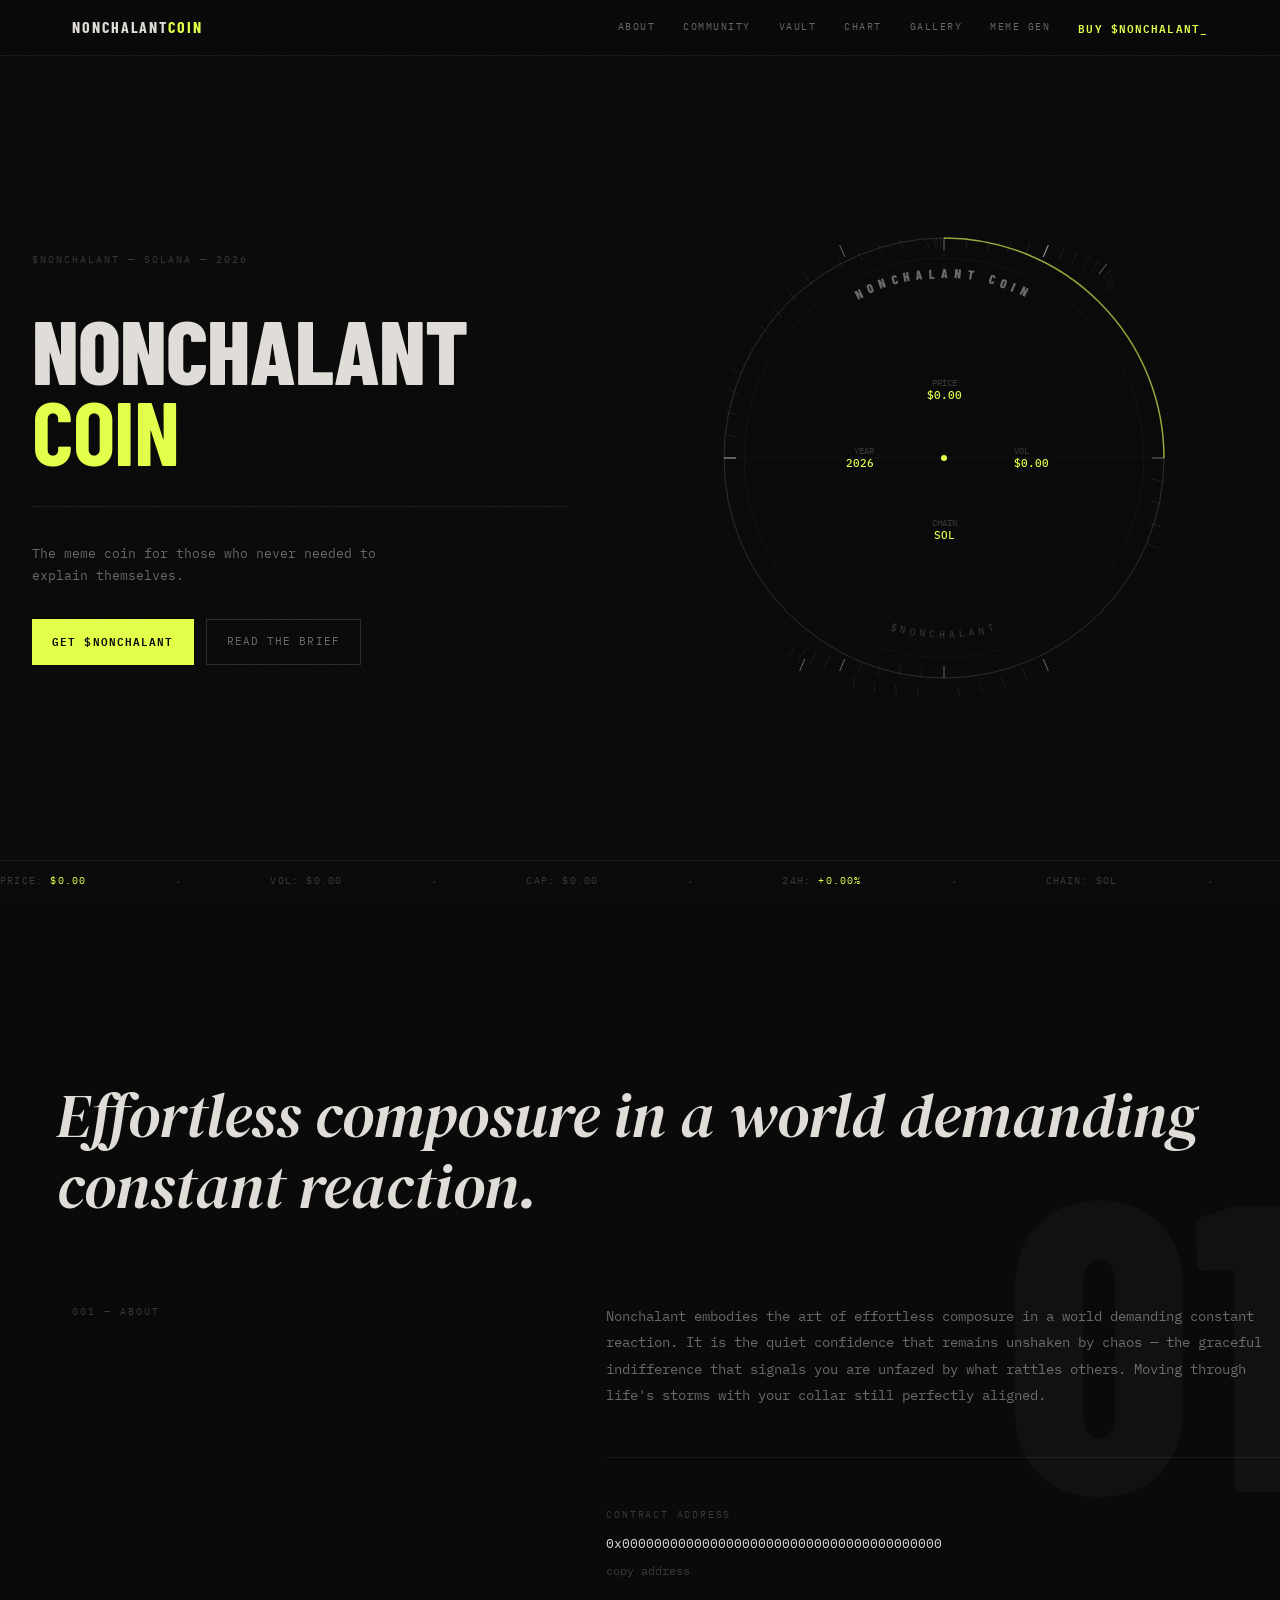
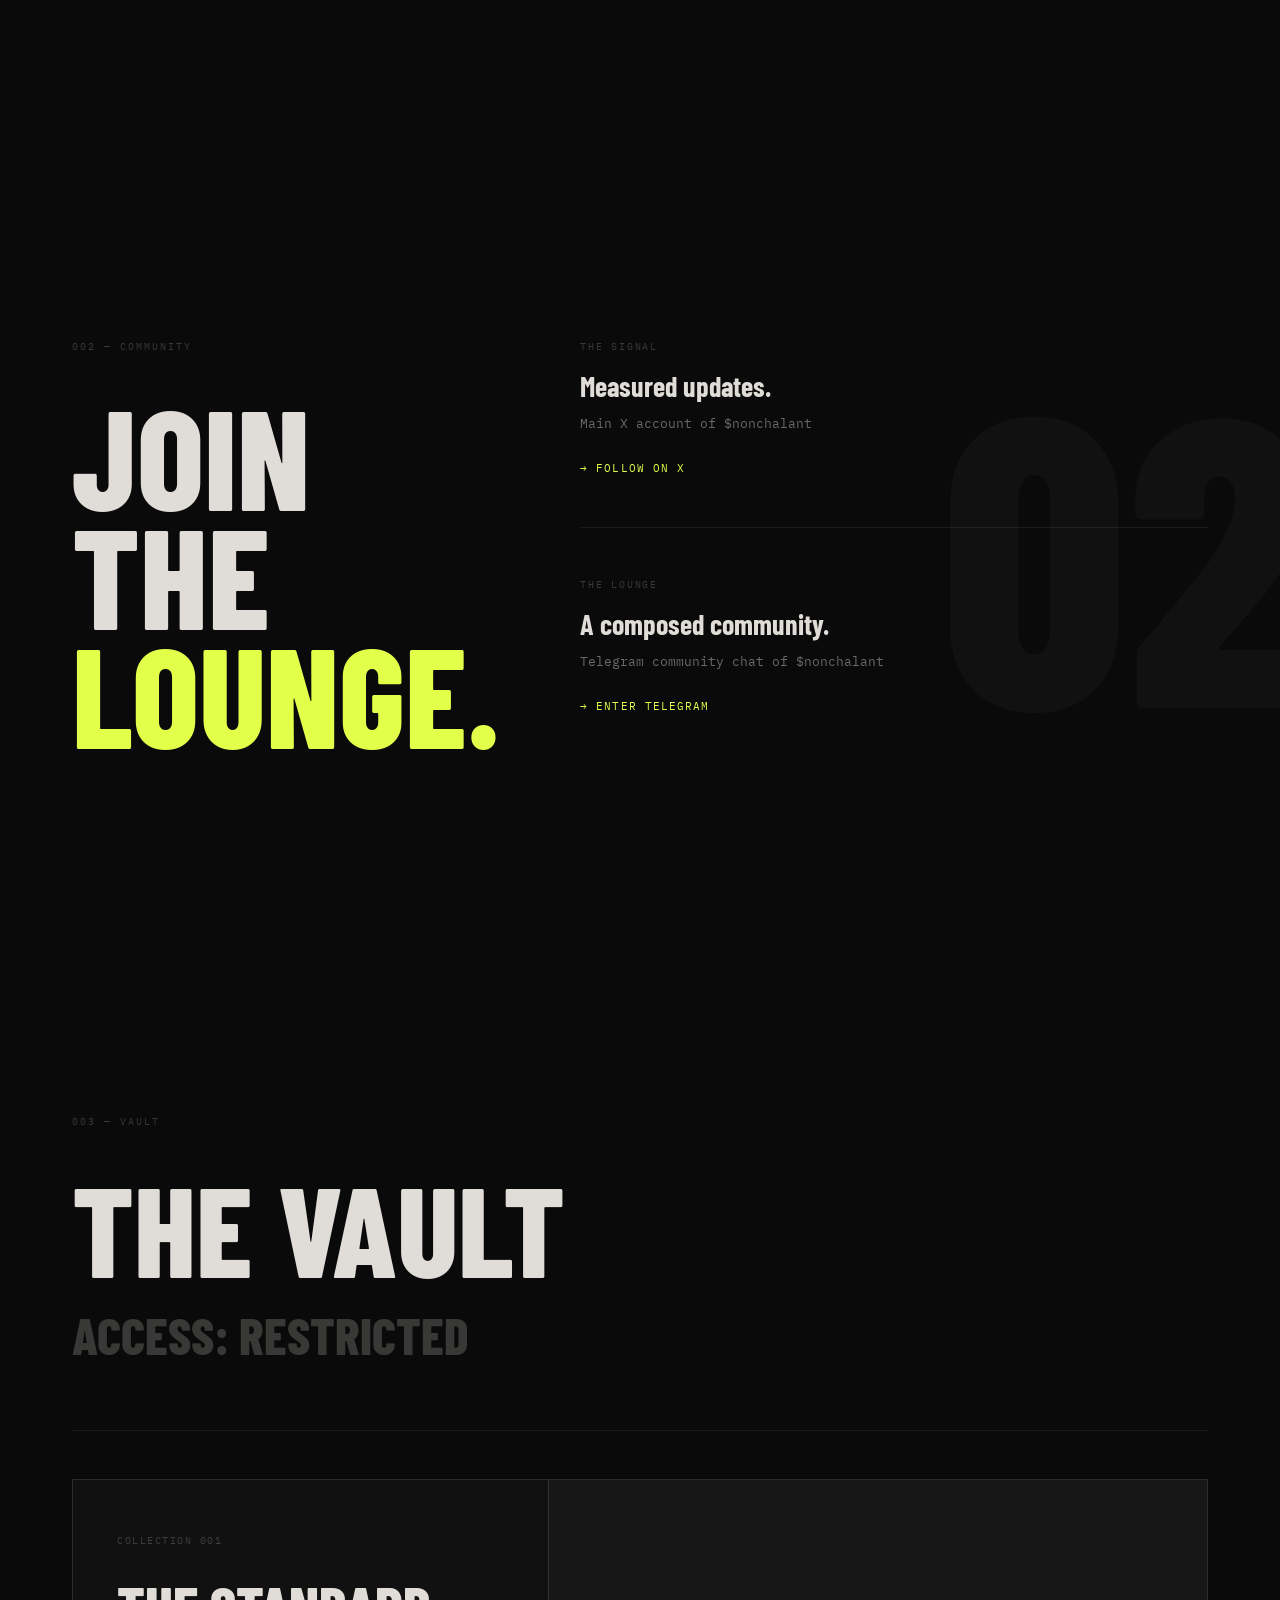
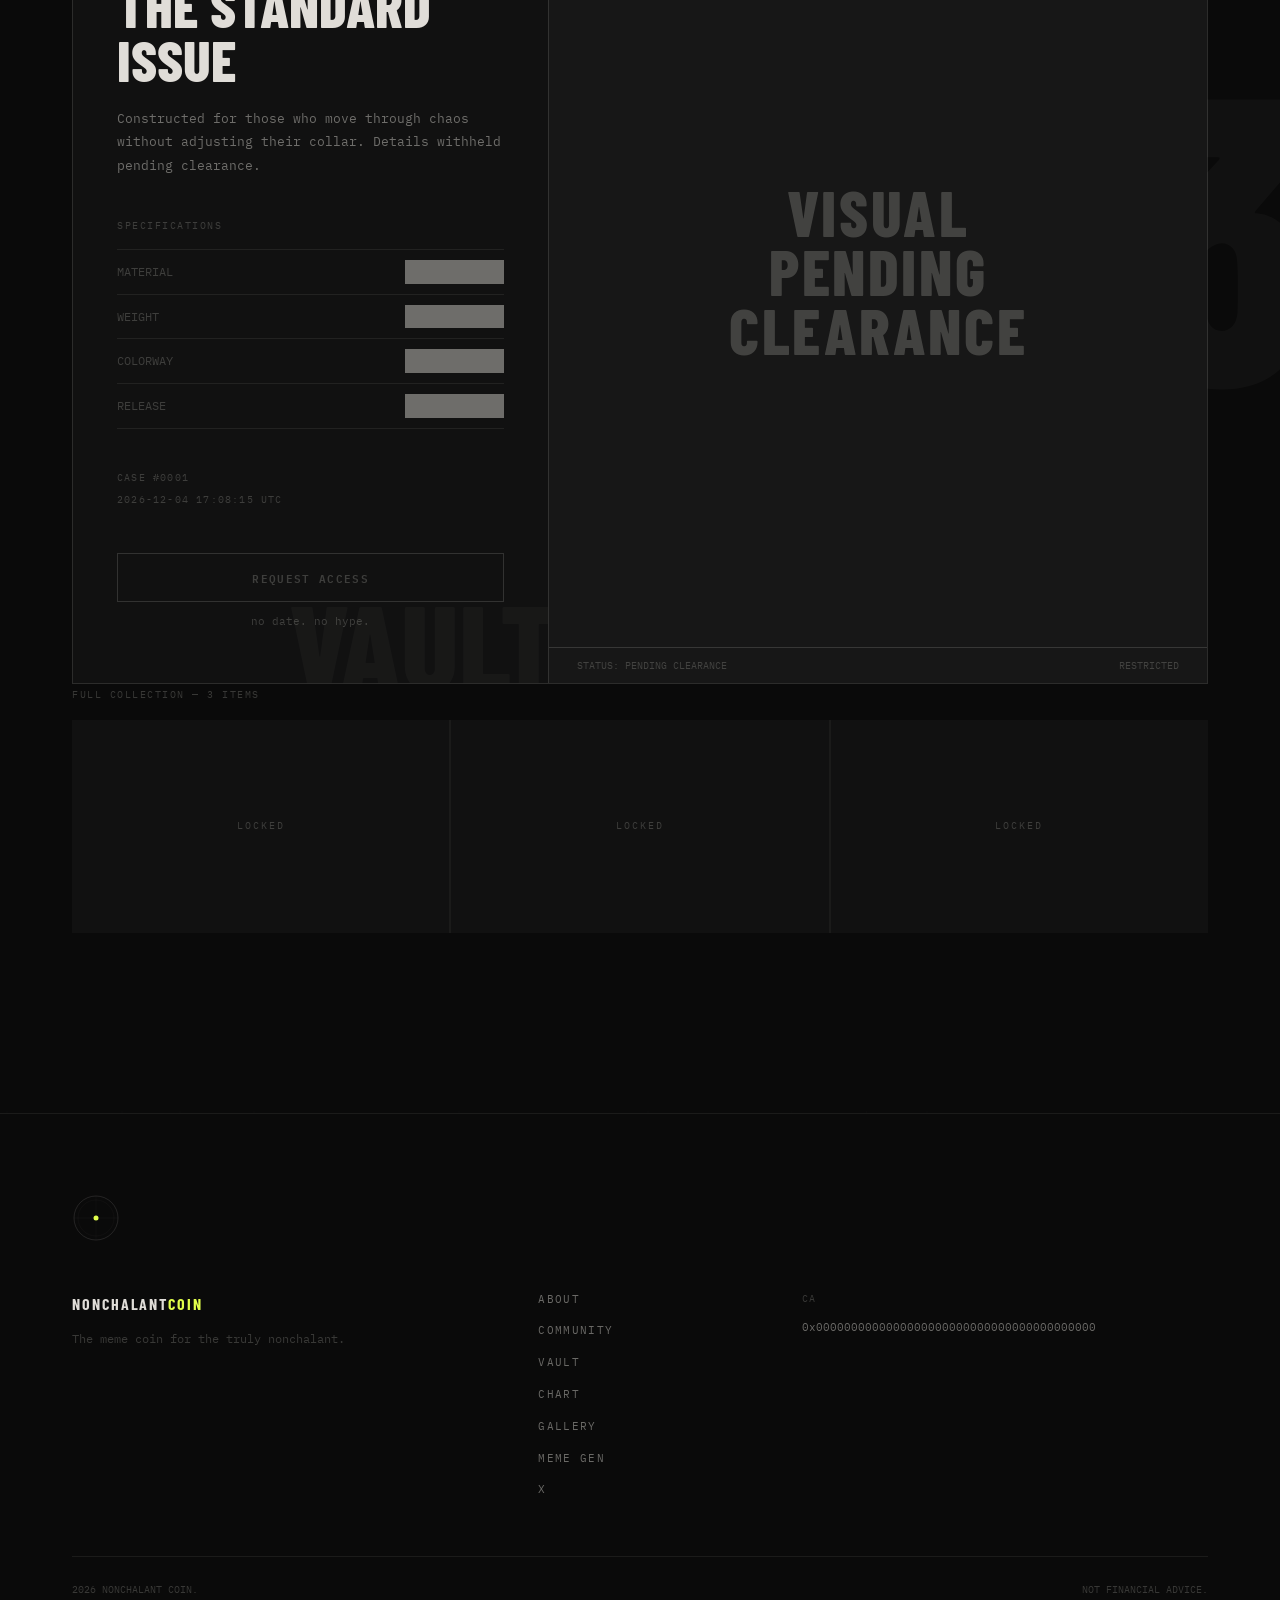
<file: index.html>
<!DOCTYPE html>
<html lang="en">
<head>
  <meta charset="UTF-8">
  <meta name="viewport" content="width=device-width, initial-scale=1.0">
  <meta name="description" content="The meme coin for the truly nonchalant.">
  <meta property="og:title" content="Nonchalant Coin — $NONCHALANT">
  <meta property="og:description" content="The meme coin for those who never needed to explain themselves.">
  <title>NONCHALANT COIN — $NONCHALANT</title>
  <!--
    ============================================================
    FAVICON SETUP — READ THIS
    ============================================================
    1. Go to: https://realfavicongenerator.net
    2. Upload your logo/image (min 512x512px recommended, square)
    3. Download the generated favicon package
    4. Place all files in the ROOT of your website folder
       (same folder as index.html)
    5. The generator will give you exact <link> tags to paste here
       — replace the placeholder links below with those.
    ============================================================
  -->
  <!-- FAVICON -->
  <link rel="icon" type="image/svg+xml" href="favicon.svg">
  <link rel="icon" type="image/png" sizes="96x96" href="favicon-96x96.png">
  <link rel="shortcut icon" href="favicon.ico">
  <link rel="apple-touch-icon" sizes="180x180" href="apple-touch-icon.png">
  <link rel="manifest" href="site.webmanifest">
  <link rel="preconnect" href="https://fonts.googleapis.com">
  <link rel="preconnect" href="https://fonts.gstatic.com" crossorigin>
  <link href="https://fonts.googleapis.com/css2?family=Barlow+Condensed:wght@700;800&family=DM+Serif+Display:ital@1&family=IBM+Plex+Mono:wght@400;500;600&display=swap" rel="stylesheet">
  <link rel="stylesheet" href="styles.css">
</head>
<body>

  <!-- NAV -->
  <nav class="navbar">
    <div class="navbar-inner">
      <a href="#" class="logo-link">
        <span class="logo-name">NONCHALANT</span><span class="logo-coin">COIN</span>
      </a>
      <div class="nav-links">
        <a href="#about" class="nav-link">ABOUT</a>
        <a href="#community" class="nav-link">COMMUNITY</a>
        <a href="#vault" class="nav-link">VAULT</a>
        <a href="chart.html" class="nav-link">CHART</a>
        <a href="gallery.html" class="nav-link">GALLERY</a>
        <a href="#" class="nav-link meme-trigger">MEME GEN</a>
        <a href="#" class="nav-cta">BUY $NONCHALANT<span class="blink">_</span></a>
      </div>
      <button class="hamburger" aria-label="Open menu">
        <span></span>
        <span></span>
        <span></span>
      </button>
    </div>
  </nav>

  <div class="nav-overlay">
    <button class="nav-overlay-close">CLOSE</button>
    <a href="#about" class="nav-overlay-link">ABOUT</a>
    <a href="#community" class="nav-overlay-link">COMMUNITY</a>
    <a href="#vault" class="nav-overlay-link">VAULT</a>
    <a href="chart.html" class="nav-overlay-link">CHART</a>
    <a href="gallery.html" class="nav-overlay-link">GALLERY</a>
    <a href="#" class="nav-overlay-link meme-trigger">MEME GEN</a>
    <div class="overlay-cta">
      <a href="#" class="nav-cta">BUY $NONCHALANT<span class="blink">_</span></a>
    </div>
  </div>

  <!-- HERO -->
  <section class="hero">
    <div class="particles" id="heroParticles"></div>
    <div class="hero-grid">
      <div class="hero-left">
        <p class="hero-label sr" data-delay="0">$NONCHALANT — SOLANA — 2026</p>
        <h1 class="hero-name sr" data-delay="80">NONCHALANT</h1>
        <p class="hero-sub-name sr" data-delay="160">COIN</p>
        <hr class="hero-rule sr" data-delay="240">
        <p class="hero-desc sr" data-delay="240">The meme coin for those who never needed to explain themselves.</p>
        <div class="hero-buttons sr" data-delay="320">
          <a href="#" class="btn-primary">GET $NONCHALANT</a>
          <a href="#about" class="btn-secondary">READ THE BRIEF</a>
        </div>
      </div>
      <div class="hero-right">
        <!-- THE DIAL SVG -->
        <svg class="dial-svg sr" data-delay="160" width="480" height="480" viewBox="0 0 480 480" xmlns="http://www.w3.org/2000/svg" aria-hidden="true">
          <defs>
            <path id="top-arc" d="M 60,240 A 180,180 0 0,1 420,240" fill="none"/>
            <path id="bottom-arc" d="M 60,240 A 180,180 0 0,0 420,240" fill="none"/>
          </defs>

          <!-- Outer ring -->
          <circle cx="240" cy="240" r="220" fill="none" stroke="rgba(224,221,216,0.16)" stroke-width="1"/>
          <!-- Inner ring -->
          <circle cx="240" cy="240" r="200" fill="none" stroke="rgba(224,221,216,0.08)" stroke-width="0.5"/>

          <!-- Tick marks group (rotates slowly) -->
          <g id="tick-ring">
            <!-- i=0 angle=0deg -->
            <line x1="240.00" y1="20.00" x2="240.00" y2="32.00" stroke="rgba(224,221,216,0.45)" stroke-width="1"/>
            <!-- i=1 angle=6deg -->
            <line x1="262.91" y1="20.29" x2="261.79" y2="32.26" stroke="rgba(224,221,216,0.16)" stroke-width="0.5"/>
            <!-- i=2 angle=12deg -->
            <line x1="285.31" y1="21.15" x2="283.08" y2="33.06" stroke="rgba(224,221,216,0.16)" stroke-width="0.5"/>
            <!-- i=3 angle=18deg -->
            <line x1="306.68" y1="22.58" x2="303.39" y2="34.37" stroke="rgba(224,221,216,0.16)" stroke-width="0.5"/>
            <!-- i=4 angle=24deg -->
            <line x1="326.51" y1="24.55" x2="322.24" y2="36.17" stroke="rgba(224,221,216,0.16)" stroke-width="0.5"/>
            <!-- i=5 angle=30deg (major) -->
            <line x1="344.33" y1="27.00" x2="339.20" y2="39.00" stroke="rgba(224,221,216,0.45)" stroke-width="1"/>
            <!-- i=6 angle=36deg -->
            <line x1="360.21" y1="29.95" x2="354.38" y2="41.75" stroke="rgba(224,221,216,0.16)" stroke-width="0.5"/>
            <!-- i=7 angle=42deg -->
            <line x1="374.11" y1="33.38" x2="367.72" y2="44.90" stroke="rgba(224,221,216,0.16)" stroke-width="0.5"/>
            <!-- i=8 angle=48deg -->
            <line x1="385.87" y1="37.22" x2="378.99" y2="48.34" stroke="rgba(224,221,216,0.16)" stroke-width="0.5"/>
            <!-- i=9 angle=54deg -->
            <line x1="395.40" y1="41.49" x2="388.09" y2="52.16" stroke="rgba(224,221,216,0.16)" stroke-width="0.5"/>
            <!-- i=10 angle=60deg (major) -->
            <line x1="402.58" y1="46.15" x2="394.94" y2="56.15" stroke="rgba(224,221,216,0.45)" stroke-width="1"/>
            <!-- i=11 angle=66deg -->
            <line x1="407.42" y1="51.13" x2="399.53" y2="60.36" stroke="rgba(224,221,216,0.16)" stroke-width="0.5"/>
            <!-- i=12 angle=72deg -->
            <line x1="409.96" y1="56.35" x2="401.93" y2="64.74" stroke="rgba(224,221,216,0.16)" stroke-width="0.5"/>
            <!-- i=13 angle=78deg -->
            <line x1="410.33" y1="61.73" x2="402.27" y2="69.21" stroke="rgba(224,221,216,0.16)" stroke-width="0.5"/>
            <!-- i=14 angle=84deg -->
            <line x1="408.64" y1="67.16" x2="400.66" y2="73.65" stroke="rgba(224,221,216,0.16)" stroke-width="0.5"/>
            <!-- i=15 angle=90deg (major) -->
            <line x1="460.00" y1="240.00" x2="448.00" y2="240.00" stroke="rgba(224,221,216,0.45)" stroke-width="1"/>
            <!-- i=16 angle=96deg -->
            <line x1="459.65" y1="263.23" x2="447.71" y2="261.05" stroke="rgba(224,221,216,0.16)" stroke-width="0.5"/>
            <!-- i=17 angle=102deg -->
            <line x1="458.61" y1="286.24" x2="446.83" y2="282.97" stroke="rgba(224,221,216,0.16)" stroke-width="0.5"/>
            <!-- i=18 angle=108deg -->
            <line x1="456.91" y1="308.82" x2="445.35" y2="304.49" stroke="rgba(224,221,216,0.16)" stroke-width="0.5"/>
            <!-- i=19 angle=114deg -->
            <line x1="454.59" y1="330.76" x2="443.32" y2="325.42" stroke="rgba(224,221,216,0.16)" stroke-width="0.5"/>
            <!-- i=20 angle=120deg (major) -->
            <line x1="344.33" y1="453.00" x2="339.20" y2="441.00" stroke="rgba(224,221,216,0.45)" stroke-width="1"/>
            <!-- i=21 angle=126deg -->
            <line x1="323.06" y1="461.92" x2="318.48" y2="450.25" stroke="rgba(224,221,216,0.16)" stroke-width="0.5"/>
            <!-- i=22 angle=132deg -->
            <line x1="301.03" y1="469.14" x2="297.05" y2="457.82" stroke="rgba(224,221,216,0.16)" stroke-width="0.5"/>
            <!-- i=23 angle=138deg -->
            <line x1="278.51" y1="474.57" x2="275.19" y2="463.64" stroke="rgba(224,221,216,0.16)" stroke-width="0.5"/>
            <!-- i=24 angle=144deg -->
            <line x1="255.74" y1="478.16" x2="253.12" y2="467.61" stroke="rgba(224,221,216,0.16)" stroke-width="0.5"/>
            <!-- i=25 angle=150deg (major) -->
            <line x1="135.67" y1="453.00" x2="140.80" y2="441.00" stroke="rgba(224,221,216,0.45)" stroke-width="1"/>
            <!-- i=26 angle=156deg -->
            <line x1="214.95" y1="478.62" x2="213.03" y2="468.14" stroke="rgba(224,221,216,0.16)" stroke-width="0.5"/>
            <!-- i=27 angle=162deg -->
            <line x1="192.52" y1="477.22" x2="191.32" y2="466.81" stroke="rgba(224,221,216,0.16)" stroke-width="0.5"/>
            <!-- i=28 angle=168deg -->
            <line x1="170.63" y1="473.96" x2="170.22" y2="463.62" stroke="rgba(224,221,216,0.16)" stroke-width="0.5"/>
            <!-- i=29 angle=174deg -->
            <line x1="149.57" y1="468.90" x2="150.00" y2="458.67" stroke="rgba(224,221,216,0.16)" stroke-width="0.5"/>
            <!-- i=30 angle=180deg (major) -->
            <line x1="240.00" y1="460.00" x2="240.00" y2="448.00" stroke="rgba(224,221,216,0.45)" stroke-width="1"/>
            <!-- i=31 angle=186deg -->
            <line x1="217.09" y1="459.71" x2="218.21" y2="447.74" stroke="rgba(224,221,216,0.16)" stroke-width="0.5"/>
            <!-- i=32 angle=192deg -->
            <line x1="194.69" y1="458.85" x2="196.92" y2="446.94" stroke="rgba(224,221,216,0.16)" stroke-width="0.5"/>
            <!-- i=33 angle=198deg -->
            <line x1="173.32" y1="457.42" x2="176.61" y2="445.63" stroke="rgba(224,221,216,0.16)" stroke-width="0.5"/>
            <!-- i=34 angle=204deg -->
            <line x1="153.49" y1="455.45" x2="157.76" y2="443.83" stroke="rgba(224,221,216,0.16)" stroke-width="0.5"/>
            <!-- i=35 angle=210deg (major) -->
            <line x1="95.67" y1="453.00" x2="100.80" y2="441.00" stroke="rgba(224,221,216,0.45)" stroke-width="1"/>
            <!-- i=36 angle=216deg -->
            <line x1="119.79" y1="450.05" x2="125.62" y2="438.25" stroke="rgba(224,221,216,0.16)" stroke-width="0.5"/>
            <!-- i=37 angle=222deg -->
            <line x1="105.89" y1="446.62" x2="112.28" y2="435.10" stroke="rgba(224,221,216,0.16)" stroke-width="0.5"/>
            <!-- i=38 angle=228deg -->
            <line x1="94.13" y1="442.78" x2="101.01" y2="431.66" stroke="rgba(224,221,216,0.16)" stroke-width="0.5"/>
            <!-- i=39 angle=234deg -->
            <line x1="84.60" y1="438.51" x2="91.91" y2="427.84" stroke="rgba(224,221,216,0.16)" stroke-width="0.5"/>
            <!-- i=40 angle=240deg (major) -->
            <line x1="20.00" y1="240.00" x2="32.00" y2="240.00" stroke="rgba(224,221,216,0.45)" stroke-width="1"/>
            <!-- i=41 angle=246deg -->
            <line x1="20.35" y1="216.77" x2="32.29" y2="218.95" stroke="rgba(224,221,216,0.16)" stroke-width="0.5"/>
            <!-- i=42 angle=252deg -->
            <line x1="21.39" y1="193.76" x2="33.17" y2="197.03" stroke="rgba(224,221,216,0.16)" stroke-width="0.5"/>
            <!-- i=43 angle=258deg -->
            <line x1="23.09" y1="171.18" x2="34.65" y2="175.51" stroke="rgba(224,221,216,0.16)" stroke-width="0.5"/>
            <!-- i=44 angle=264deg -->
            <line x1="25.41" y1="149.24" x2="36.68" y2="154.58" stroke="rgba(224,221,216,0.16)" stroke-width="0.5"/>
            <!-- i=45 angle=270deg (major) -->
            <line x1="20.00" y1="240.00" x2="32.00" y2="240.00" stroke="rgba(224,221,216,0.45)" stroke-width="1"/>
            <!-- i=46 angle=276deg -->
            <line x1="57.42" y1="108.08" x2="65.47" y2="117.75" stroke="rgba(224,221,216,0.16)" stroke-width="0.5"/>
            <!-- i=47 angle=282deg -->
            <line x1="68.97" y1="88.86" x2="77.86" y2="99.64" stroke="rgba(224,221,216,0.16)" stroke-width="0.5"/>
            <!-- i=48 angle=288deg -->
            <line x1="82.58" y1="70.84" x2="92.23" y2="82.48" stroke="rgba(224,221,216,0.16)" stroke-width="0.5"/>
            <!-- i=49 angle=294deg -->
            <line x1="98.04" y1="54.35" x2="108.35" y2="66.68" stroke="rgba(224,221,216,0.16)" stroke-width="0.5"/>
            <!-- i=50 angle=300deg (major) -->
            <line x1="135.67" y1="27.00" x2="140.80" y2="39.00" stroke="rgba(224,221,216,0.45)" stroke-width="1"/>
            <!-- i=51 angle=306deg -->
            <line x1="133.49" y1="38.08" x2="138.38" y2="49.75" stroke="rgba(224,221,216,0.16)" stroke-width="0.5"/>
            <!-- i=52 angle=312deg -->
            <line x1="152.58" y1="30.86" x2="157.72" y2="42.18" stroke="rgba(224,221,216,0.16)" stroke-width="0.5"/>
            <!-- i=53 angle=318deg -->
            <line x1="173.02" y1="25.43" x2="178.81" y2="36.36" stroke="rgba(224,221,216,0.16)" stroke-width="0.5"/>
            <!-- i=54 angle=324deg -->
            <line x1="194.41" y1="21.84" x2="200.88" y2="32.39" stroke="rgba(224,221,216,0.16)" stroke-width="0.5"/>
            <!-- i=55 angle=330deg (major) -->
            <line x1="344.33" y1="27.00" x2="339.20" y2="39.00" stroke="rgba(224,221,216,0.45)" stroke-width="1"/>
            <!-- i=56 angle=336deg -->
            <line x1="218.91" y1="20.27" x2="225.97" y2="30.34" stroke="rgba(224,221,216,0.16)" stroke-width="0.5"/>
            <!-- i=57 angle=342deg -->
            <line x1="230.04" y1="20.04" x2="231.45" y2="30.14" stroke="rgba(224,221,216,0.16)" stroke-width="0.5"/>
            <!-- i=58 angle=348deg -->
            <line x1="232.72" y1="20.06" x2="233.85" y2="30.09" stroke="rgba(224,221,216,0.16)" stroke-width="0.5"/>
            <!-- i=59 angle=354deg -->
            <line x1="236.35" y1="20.01" x2="237.25" y2="30.04" stroke="rgba(224,221,216,0.16)" stroke-width="0.5"/>
          </g>

          <!-- Crosshair lines -->
          <line x1="20" y1="240" x2="460" y2="240" stroke="rgba(224,221,216,0.08)" stroke-width="0.5"/>
          <line x1="240" y1="20" x2="240" y2="460" stroke="rgba(224,221,216,0.08)" stroke-width="0.5"/>

          <!-- Cardinal data labels -->
          <!-- 12 o'clock -->
          <text x="240" y="168" text-anchor="middle" font-family="'IBM Plex Mono', monospace" font-size="9" fill="rgba(224,221,216,0.22)">PRICE</text>
          <text x="240" y="181" text-anchor="middle" font-family="'IBM Plex Mono', monospace" font-size="11" font-weight="500" fill="#E2FF4A" data-live="price">$0.00</text>
          <!-- 3 o'clock -->
          <text x="310" y="236" text-anchor="start" font-family="'IBM Plex Mono', monospace" font-size="9" fill="rgba(224,221,216,0.22)">VOL</text>
          <text x="310" y="249" text-anchor="start" font-family="'IBM Plex Mono', monospace" font-size="11" font-weight="500" fill="#E2FF4A" data-live="vol">$0.00</text>
          <!-- 6 o'clock -->
          <text x="240" y="308" text-anchor="middle" font-family="'IBM Plex Mono', monospace" font-size="9" fill="rgba(224,221,216,0.22)">CHAIN</text>
          <text x="240" y="321" text-anchor="middle" font-family="'IBM Plex Mono', monospace" font-size="11" font-weight="500" fill="#E2FF4A">SOL</text>
          <!-- 9 o'clock -->
          <text x="170" y="236" text-anchor="end" font-family="'IBM Plex Mono', monospace" font-size="9" fill="rgba(224,221,216,0.22)">YEAR</text>
          <text x="170" y="249" text-anchor="end" font-family="'IBM Plex Mono', monospace" font-size="11" font-weight="500" fill="#E2FF4A">2026</text>

          <!-- Arc text NONCHALANT COIN top -->
          <text>
            <textPath href="#top-arc" startOffset="50%" text-anchor="middle"
              font-family="'Barlow Condensed', sans-serif" font-weight="800" font-size="13"
              letter-spacing="6" fill="rgba(224,221,216,0.45)">NONCHALANT COIN</textPath>
          </text>

          <!-- Arc text $NONCHALANT bottom -->
          <text>
            <textPath href="#bottom-arc" startOffset="50%" text-anchor="middle"
              font-family="'IBM Plex Mono', monospace" font-weight="400" font-size="10"
              letter-spacing="4" fill="rgba(224,221,216,0.22)">$NONCHALANT</textPath>
          </text>

          <!-- Accent arc segment (12 o'clock to 3 o'clock) -->
          <path d="M 240,20 A 220,220 0 0,1 460,240" fill="none" stroke="#E2FF4A" stroke-width="1.5" opacity="0.6"/>

          <!-- Center dot -->
          <circle cx="240" cy="240" r="3" fill="#E2FF4A"/>
        </svg>
      </div>
    </div>
    <!-- Ticker bar -->
    <div class="hero-ticker">
      <div class="ticker-wrap">
        <div class="ticker-track">
          <span class="ticker-item">PRICE: <span class="ticker-accent" data-live="price">$0.00</span></span>
          <span class="ticker-sep">·</span>
          <span class="ticker-item">VOL: <span data-live="vol">$0.00</span></span>
          <span class="ticker-sep">·</span>
          <span class="ticker-item">CAP: <span data-live="cap">$0.00</span></span>
          <span class="ticker-sep">·</span>
          <span class="ticker-item">24H: <span data-live="change">0.00%</span></span>
          <span class="ticker-sep">·</span>
          <span class="ticker-item">CHAIN: SOL</span>
          <span class="ticker-sep">·</span>
          <span class="ticker-item">SUPPLY: 1,000,000,000</span>
          <span class="ticker-sep">·</span>
          <span class="ticker-item">STATUS: <span class="ticker-accent">LIVE</span></span>
          <span class="ticker-sep">·</span>
          <span class="ticker-item">TICKER: $NONCHALANT</span>
          <span class="ticker-sep">·</span>
          <span class="ticker-item">PRICE: <span class="ticker-accent" data-live="price">$0.00</span></span>
          <span class="ticker-sep">·</span>
          <span class="ticker-item">VOL: <span data-live="vol">$0.00</span></span>
          <span class="ticker-sep">·</span>
          <span class="ticker-item">CAP: <span data-live="cap">$0.00</span></span>
          <span class="ticker-sep">·</span>
          <span class="ticker-item">24H: <span data-live="change">0.00%</span></span>
          <span class="ticker-sep">·</span>
          <span class="ticker-item">CHAIN: SOL</span>
          <span class="ticker-sep">·</span>
          <span class="ticker-item">SUPPLY: 1,000,000,000</span>
          <span class="ticker-sep">·</span>
          <span class="ticker-item">STATUS: <span class="ticker-accent">LIVE</span></span>
          <span class="ticker-sep">·</span>
          <span class="ticker-item">TICKER: $NONCHALANT</span>
          <span class="ticker-sep">·</span>
        </div>
      </div>
    </div>
  </section>

  <!-- ABOUT -->
  <section class="about" id="about">
    <span class="section-wm" aria-hidden="true">01</span>
    <div class="particles" id="aboutParticles"></div>

    <div class="bleed-quote sr" data-delay="0">
      <blockquote>Effortless composure in a world demanding constant reaction.</blockquote>
    </div>

    <div class="container">
      <div class="about-grid">
        <div class="about-left sr" data-delay="0">
          <p class="section-eyebrow">001 — ABOUT</p>
        </div>
        <div class="about-right">
          <p class="about-body sr" data-delay="80">Nonchalant embodies the art of effortless composure in a world demanding constant reaction. It is the quiet confidence that remains unshaken by chaos — the graceful indifference that signals you are unfazed by what rattles others. Moving through life's storms with your collar still perfectly aligned.</p>
          <hr class="section-rule sr" data-delay="160">
          <div class="ca-block sr" data-delay="200">
            <span class="ca-label">CONTRACT ADDRESS</span>
            <span id="contractAddress">0x0000000000000000000000000000000000000000</span>
            <button id="copyButton">copy address</button>
          </div>
        </div>
      </div>
    </div>
  </section>

  <!-- COMMUNITY -->
  <section class="community" id="community">
    <span class="section-wm" aria-hidden="true">02</span>
    <div class="particles" id="communityParticles"></div>
    <div class="container">
      <div class="community-grid">
        <div class="community-left">
          <p class="section-eyebrow sr" data-delay="0">002 — COMMUNITY</p>
          <div class="community-big sr" data-delay="80">
            <div class="community-big-line" style="color: var(--text);">JOIN</div>
            <div class="community-big-line" style="color: var(--text);">THE</div>
            <div class="community-big-line" style="color: var(--accent);">LOUNGE.</div>
          </div>
        </div>
        <div class="community-right">
          <div class="community-block sr" data-delay="80">
            <p class="block-label">THE SIGNAL</p>
            <h3 class="block-heading">Measured updates.</h3>
            <p class="block-body">Main X account of $nonchalant</p>
            <a href="https://x.com/RealNonchalantX" target="_blank" rel="noopener noreferrer" class="block-link">→ FOLLOW ON X</a>
          </div>
          <hr class="section-rule sr" data-delay="120">
          <div class="community-block sr" data-delay="160">
            <p class="block-label">THE LOUNGE</p>
            <h3 class="block-heading">A composed community.</h3>
            <p class="block-body">Telegram community chat of $nonchalant</p>
            <a href="#" class="block-link">→ ENTER TELEGRAM</a>
          </div>
        </div>
      </div>
    </div>
  </section>

  <!-- VAULT -->
  <section class="vault" id="vault">
    <span class="section-wm" aria-hidden="true">03</span>
    <div class="particles" id="vaultParticles"></div>
    <div class="container">
      <div class="vault-header">
        <p class="section-eyebrow sr" data-delay="0">003 — VAULT</p>
        <div class="vault-title sr" data-delay="80">
          <div class="vault-title-main">THE VAULT</div>
          <div class="vault-title-sub">ACCESS: RESTRICTED</div>
        </div>
        <hr class="section-rule sr" data-delay="160">
      </div>

      <div class="vault-panel sr" data-delay="200">
        <!-- LEFT PANEL -->
        <div class="vault-left">
          <span class="vault-bg-wm" aria-hidden="true">VAULT</span>
          <div class="vault-left-content">
            <p class="vault-collection-label">COLLECTION 001</p>
            <h2 class="vault-product-name">THE STANDARD ISSUE</h2>
            <p class="vault-desc">Constructed for those who move through chaos without adjusting their collar. Details withheld pending clearance.</p>

            <div class="specs-block">
              <p class="specs-label">SPECIFICATIONS</p>
              <table class="specs-table">
                <tr>
                  <td>MATERIAL</td>
                  <td><span class="redacted">CLASSIFIED</span></td>
                </tr>
                <tr>
                  <td>WEIGHT</td>
                  <td><span class="redacted">CLASSIFIED</span></td>
                </tr>
                <tr>
                  <td>COLORWAY</td>
                  <td><span class="redacted">CLASSIFIED</span></td>
                </tr>
                <tr>
                  <td>RELEASE</td>
                  <td><span class="redacted">CLASSIFIED</span></td>
                </tr>
              </table>
            </div>

            <div class="case-block">
              <p class="case-label">CASE #0001</p>
              <p id="vault-timestamp"></p>
            </div>

            <button disabled class="vault-cta">REQUEST ACCESS</button>
            <p class="vault-hint">no date. no hype.</p>
          </div>
        </div>
        <!-- RIGHT PANEL -->
        <div class="vault-right">
          <div class="vault-right-inner">
            <p class="vault-visual-pending">VISUAL<br>PENDING<br>CLEARANCE</p>
          </div>
          <div class="vault-right-strip">
            <span>STATUS: PENDING CLEARANCE</span>
            <span>RESTRICTED</span>
          </div>
        </div>
      </div>

      <!-- Collection grid -->
      <div class="collection-section sr" data-delay="240">
        <span class="collection-label">FULL COLLECTION — 3 ITEMS</span>
        <div class="collection-grid">
          <div class="collection-item">LOCKED</div>
          <div class="collection-item">LOCKED</div>
          <div class="collection-item">LOCKED</div>
        </div>
      </div>
    </div>
  </section>

  <!-- FOOTER -->
  <footer class="footer">
    <div class="container">
      <!-- Colophon mark -->
      <svg class="colophon-mark" width="48" height="48" viewBox="0 0 48 48" aria-hidden="true">
        <circle cx="24" cy="24" r="22" fill="none" stroke="rgba(224,221,216,0.12)" stroke-width="1"/>
        <circle cx="24" cy="24" r="18" fill="none" stroke="rgba(224,221,216,0.06)" stroke-width="0.5"/>
        <circle cx="24" cy="24" r="2.5" fill="#E2FF4A"/>
        <line x1="24" y1="2" x2="24" y2="46" stroke="rgba(224,221,216,0.06)" stroke-width="0.5"/>
        <line x1="2" y1="24" x2="46" y2="24" stroke="rgba(224,221,216,0.06)" stroke-width="0.5"/>
      </svg>

      <div class="footer-grid">
        <div class="footer-col-left sr" data-delay="0">
          <p class="footer-logo"><span class="logo-name">NONCHALANT</span><span class="logo-coin">COIN</span></p>
          <p class="footer-tagline">The meme coin for the truly nonchalant.</p>
        </div>
        <div class="footer-col-center sr" data-delay="80">
          <a href="#about" class="footer-nav-link">ABOUT</a>
          <a href="#community" class="footer-nav-link">COMMUNITY</a>
          <a href="#vault" class="footer-nav-link">VAULT</a>
          <a href="chart.html" class="footer-nav-link">CHART</a>
          <a href="gallery.html" class="footer-nav-link">GALLERY</a>
          <a href="#" class="footer-nav-link meme-trigger">MEME GEN</a>
          <a href="https://x.com/RealNonchalantX" target="_blank" rel="noopener noreferrer" class="footer-nav-link">X</a>
        </div>
        <div class="footer-col-right sr" data-delay="160">
          <span class="ca-label">CA</span>
          <span class="footer-address">0x0000000000000000000000000000000000000000</span>
        </div>
      </div>

      <div class="footer-bottom">
        <span>2026 NONCHALANT COIN.</span>
        <span>NOT FINANCIAL ADVICE.</span>
      </div>
    </div>
  </footer>

  <script src="script.js" defer></script>

  <!-- MEME POPUP -->
  <div id="meme-popup" class="meme-popup" aria-hidden="true">
    <div class="meme-popup-backdrop"></div>
    <div class="meme-popup-box">
      <div class="meme-popup-eyebrow">COMING SOON</div>
      <h2 class="meme-popup-title">MEME<br>GENERATOR.</h2>
      <p class="meme-popup-body">
        Create your own nonchalant meme.<br>
        Launching when the time is right.
      </p>
      <div class="meme-popup-line"></div>
      <p class="meme-popup-hint">No date. No hype.</p>
      <button class="meme-popup-close">CLOSE</button>
    </div>
  </div>
</body>
</html>
</file>
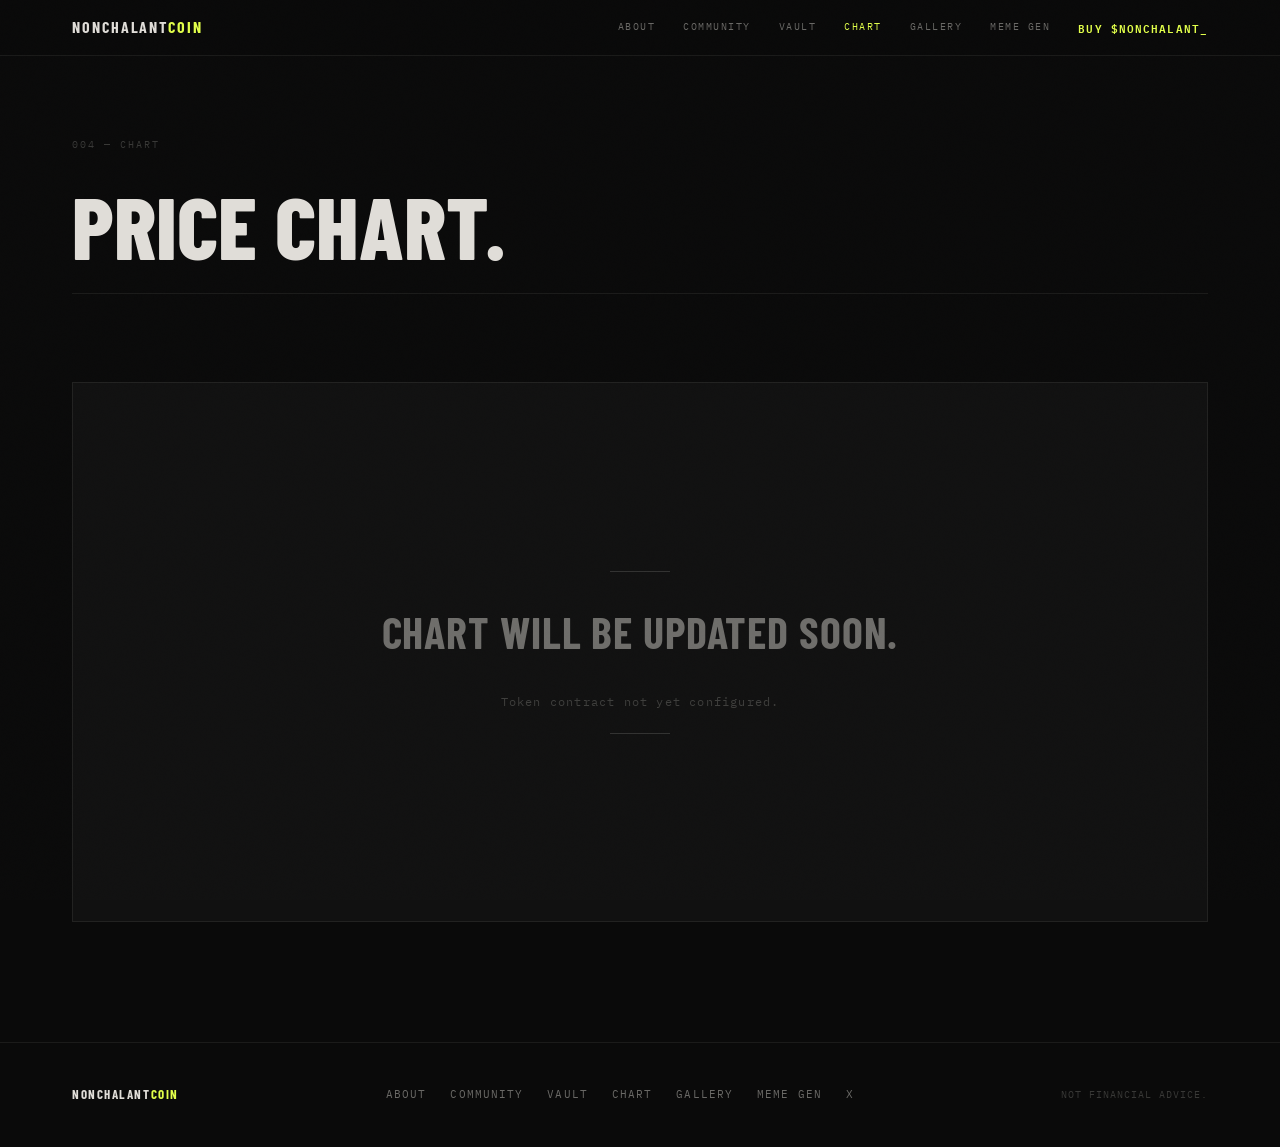
<file: chart.html>
<!DOCTYPE html>
<html lang="en">
<head>
  <meta charset="UTF-8">
  <meta name="viewport" content="width=device-width, initial-scale=1.0">
  <meta name="description" content="$NONCHALANT price chart and live market data.">
  <meta property="og:title" content="Chart — NONCHALANT COIN">
  <title>CHART — NONCHALANT COIN</title>
  <!--
    ============================================================
    FAVICON SETUP — README IN index.html HEAD
    ============================================================
  -->
  <!-- FAVICON -->
  <link rel="icon" type="image/svg+xml" href="favicon.svg">
  <link rel="icon" type="image/png" sizes="96x96" href="favicon-96x96.png">
  <link rel="shortcut icon" href="favicon.ico">
  <link rel="apple-touch-icon" sizes="180x180" href="apple-touch-icon.png">
  <link rel="manifest" href="site.webmanifest">
  <link rel="preconnect" href="https://fonts.googleapis.com">
  <link rel="preconnect" href="https://fonts.gstatic.com" crossorigin>
  <link href="https://fonts.googleapis.com/css2?family=Barlow+Condensed:wght@700;800&family=DM+Serif+Display:ital@1&family=IBM+Plex+Mono:wght@400;500;600&display=swap" rel="stylesheet">
  <link rel="stylesheet" href="chart.css">
</head>
<body>

  <!-- NAV -->
  <nav class="navbar">
    <div class="navbar-inner">
      <a href="index.html" class="logo-link">
        <span class="logo-name">NONCHALANT</span><span class="logo-coin">COIN</span>
      </a>
      <div class="nav-links">
        <a href="index.html#about" class="nav-link">ABOUT</a>
        <a href="index.html#community" class="nav-link">COMMUNITY</a>
        <a href="index.html#vault" class="nav-link">VAULT</a>
        <a href="chart.html" class="nav-link nav-link-active">CHART</a>
        <a href="gallery.html" class="nav-link">GALLERY</a>
        <a href="#" class="nav-link meme-trigger">MEME GEN</a>
        <a href="#" class="nav-cta">BUY $NONCHALANT<span class="blink">_</span></a>
      </div>
      <button class="hamburger" aria-label="Open menu">
        <span></span>
        <span></span>
        <span></span>
      </button>
    </div>
  </nav>

  <!-- MOBILE NAV OVERLAY -->
  <div class="nav-overlay">
    <button class="nav-overlay-close">CLOSE</button>
    <a href="index.html#about" class="nav-overlay-link">ABOUT</a>
    <a href="index.html#community" class="nav-overlay-link">COMMUNITY</a>
    <a href="index.html#vault" class="nav-overlay-link">VAULT</a>
    <a href="chart.html" class="nav-overlay-link nav-overlay-active">CHART</a>
    <a href="gallery.html" class="nav-overlay-link">GALLERY</a>
    <a href="#" class="nav-overlay-link meme-trigger">MEME GEN</a>
    <div class="overlay-cta">
      <a href="#" class="nav-cta">BUY $NONCHALANT<span class="blink">_</span></a>
    </div>
  </div>

  <!-- MAIN -->
  <main>

    <!-- PAGE HEADER -->
    <section class="chart-header">
      <div class="container">
        <p class="eyebrow sr" data-delay="0">004 — CHART</p>
        <div class="chart-title-row sr" data-delay="80">
          <h1 class="chart-title">PRICE CHART.</h1>
          <!-- CA meta block — shown by JS only when TOKEN_CA is set -->
          <div class="ca-meta" id="ca-meta" hidden>
            <span class="ca-meta-label">CONTRACT</span>
            <span class="ca-meta-address">
              <span id="ca-truncated"></span>
              <button id="copy-ca-btn">COPY</button>
            </span>
            <span class="ca-meta-chain">CHAIN: SOLANA</span>
          </div>
        </div>
        <div class="chart-divider"></div>
      </div>
    </section>

    <!-- CHART WRAPPER — shown when TOKEN_CA is set -->
    <div class="chart-wrapper" id="chart-wrapper" hidden>
      <div class="container">
        <!-- STATS BAR -->
        <div class="stats-bar sr" data-delay="160">
          <div class="stat-item">
            <span class="stat-label">PRICE</span>
            <span class="stat-value" data-live="price">$0.00</span>
          </div>
          <div class="stat-item">
            <span class="stat-label">24H CHG</span>
            <span class="stat-value" data-live="change">0.00%</span>
          </div>
          <div class="stat-item">
            <span class="stat-label">VOLUME</span>
            <span class="stat-value" data-live="vol">$0.00</span>
          </div>
          <div class="stat-item">
            <span class="stat-label">MKT CAP</span>
            <span class="stat-value" data-live="cap">$0.00</span>
          </div>
        </div>
      </div>

      <!-- CHART CONTAINER — full width, outside container -->
      <div class="chart-container sr" data-delay="200" id="chart-container">
        <div class="chart-loading" id="chart-loading">
          <span class="chart-loading-text">LOADING CHART DATA</span>
          <span class="chart-loading-line"></span>
        </div>
        <div class="chart-error" id="chart-error" hidden>
          <p class="chart-error-title">CHART UNAVAILABLE</p>
          <p class="chart-error-sub">Unable to load pair data from DexScreener.</p>
          <button id="chart-retry-btn">RETRY</button>
        </div>
        <iframe id="chart-iframe" hidden></iframe>
      </div>

      <div class="container">
        <div class="chart-caption">
          <span>DATA PROVIDED BY DEXSCREENER</span>
          <span>AUTO-REFRESHES EVERY 60S</span>
        </div>
      </div>
    </div>

    <!-- NO CA PLACEHOLDER — shown when TOKEN_CA is empty -->
    <div class="chart-placeholder" id="chart-placeholder" hidden>
      <div class="container">
        <div class="placeholder-inner sr" data-delay="160">
          <span class="placeholder-line"></span>
          <p class="placeholder-title">CHART WILL BE UPDATED SOON.</p>
          <p class="placeholder-sub">Token contract not yet configured.</p>
          <span class="placeholder-line"></span>
        </div>
      </div>
    </div>

  </main>

  <!-- FOOTER -->
  <footer class="footer">
    <div class="container">
      <div class="footer-row">
        <span class="footer-logo">
          <span class="logo-name">NONCHALANT</span><span class="logo-coin">COIN</span>
        </span>
        <nav class="footer-nav">
          <a href="index.html#about">ABOUT</a>
          <a href="index.html#community">COMMUNITY</a>
          <a href="index.html#vault">VAULT</a>
          <a href="chart.html">CHART</a>
          <a href="gallery.html">GALLERY</a>
          <a href="#" class="meme-trigger">MEME GEN</a>
          <a href="https://x.com/RealNonchalantX" target="_blank" rel="noopener noreferrer">X</a>
        </nav>
        <span class="footer-disclaimer">NOT FINANCIAL ADVICE.</span>
      </div>
    </div>
  </footer>

  <script src="chart.js"></script>

  <!-- MEME POPUP -->
  <div id="meme-popup" class="meme-popup" aria-hidden="true">
    <div class="meme-popup-backdrop"></div>
    <div class="meme-popup-box">
      <div class="meme-popup-eyebrow">COMING SOON</div>
      <h2 class="meme-popup-title">MEME<br>GENERATOR.</h2>
      <p class="meme-popup-body">
        Create your own nonchalant meme.<br>
        Launching when the time is right.
      </p>
      <div class="meme-popup-line"></div>
      <p class="meme-popup-hint">No date. No hype.</p>
      <button class="meme-popup-close">CLOSE</button>
    </div>
  </div>
</body>
</html>
</file>
<file: styles.css>
/* ============================================================
   NONCHALANT COIN — styles.css
   ============================================================ */

/* Google Fonts */
@import url('https://fonts.googleapis.com/css2?family=Barlow+Condensed:wght@700;800&family=DM+Serif+Display:ital@1&family=IBM+Plex+Mono:wght@400;500;600&display=swap');

/* ============================================================
   CSS VARIABLES
   ============================================================ */
:root {
  --bg: #0A0A0A;
  --surface: #111111;
  --surface2: #171717;
  --text: #E0DDD8;
  --text-dim: rgba(224,221,216,0.45);
  --text-muted: rgba(224,221,216,0.22);
  --border: rgba(224,221,216,0.08);
  --border-strong: rgba(224,221,216,0.16);
  --accent: #E2FF4A;
  --accent-dim: rgba(226,255,74,0.08);
}

/* ============================================================
   RESET
   ============================================================ */
*, *::before, *::after {
  box-sizing: border-box;
  margin: 0;
  padding: 0;
  border-radius: 0 !important;
}

html {
  scroll-behavior: smooth;
}

body {
  font-family: 'IBM Plex Mono', monospace;
  font-size: 14px;
  line-height: 1.8;
  color: var(--text);
  background: var(--bg);
  overflow-x: hidden;
  -webkit-font-smoothing: antialiased;
  -moz-osx-font-smoothing: grayscale;
}

/* Grain texture overlay */
body::before {
  content: "";
  position: fixed;
  inset: 0;
  z-index: 9999;
  pointer-events: none;
  background-image: url("data:image/svg+xml,%3Csvg viewBox='0 0 512 512' xmlns='http://www.w3.org/2000/svg'%3E%3Cfilter id='n'%3E%3CfeTurbulence type='fractalNoise' baseFrequency='0.75' numOctaves='4' stitchTiles='stitch'/%3E%3C/filter%3E%3Crect width='100%25' height='100%25' filter='url(%23n)'/%3E%3C/svg%3E");
  background-size: 256px 256px;
  opacity: 0.025;
  mix-blend-mode: overlay;
}

img, svg {
  display: block;
}

a {
  text-decoration: none;
  color: inherit;
}

button {
  font-family: 'IBM Plex Mono', monospace;
  cursor: pointer;
}

button:disabled {
  cursor: not-allowed;
}

/* ============================================================
   REDUCED MOTION
   ============================================================ */
@media (prefers-reduced-motion: reduce) {
  *, *::before, *::after {
    animation-duration: 0.01ms !important;
    transition-duration: 0.01ms !important;
  }
}

/* ============================================================
   UTILITIES
   ============================================================ */
.container {
  max-width: 1200px;
  margin: 0 auto;
  padding: 0 32px;
}

.section-wm {
  position: absolute;
  right: -0.08em;
  top: 50%;
  transform: translateY(-50%);
  font-family: 'Barlow Condensed', sans-serif;
  font-weight: 800;
  font-size: 32vw;
  color: var(--text);
  opacity: 0.03;
  pointer-events: none;
  user-select: none;
  line-height: 1;
  z-index: 0;
}

.section-eyebrow {
  font-family: 'IBM Plex Mono', monospace;
  font-size: 10px;
  letter-spacing: 0.2em;
  color: var(--text-muted);
  margin-bottom: 0;
}

.section-rule {
  border: none;
  border-top: 1px solid var(--border);
  margin: 48px 0;
}

/* ============================================================
   SCROLL ANIMATIONS
   ============================================================ */
@media (prefers-reduced-motion: no-preference) {
  .sr {
    opacity: 0;
    transform: translateY(20px);
    transition: opacity 0.65s ease, transform 0.65s ease;
  }
  .sr.in {
    opacity: 1;
    transform: none;
  }
}

/* ============================================================
   PARTICLES
   ============================================================ */
.particles {
  position: absolute;
  inset: 0;
  pointer-events: none;
  overflow: hidden;
  z-index: 0;
}

.particle {
  position: absolute;
  border-radius: 50% !important;
  background: rgba(224,221,216,0.10);
  animation: float linear infinite;
}

@keyframes float {
  0% {
    transform: translateY(100vh) translateX(0);
    opacity: 0;
  }
  10% {
    opacity: 1;
  }
  90% {
    opacity: 1;
  }
  100% {
    transform: translateY(-20vh) translateX(var(--drift));
    opacity: 0;
  }
}

/* ============================================================
   ANIMATIONS
   ============================================================ */
@keyframes blink {
  0%, 100% { opacity: 1; }
  50% { opacity: 0; }
}

@keyframes ticker {
  from { transform: translateX(0); }
  to { transform: translateX(-50%); }
}

@keyframes dial-rotate {
  from { transform: rotate(0deg); }
  to { transform: rotate(360deg); }
}

#tick-ring {
  animation: dial-rotate 120s linear infinite;
  transform-box: fill-box;
  transform-origin: center;
}

/* ============================================================
   NAVBAR
   ============================================================ */
.navbar {
  position: fixed;
  top: 0;
  left: 0;
  right: 0;
  width: 100%;
  height: 56px;
  background: rgba(10,10,10,0.9);
  border-bottom: 1px solid var(--border);
  z-index: 1000;
}

@supports (backdrop-filter: blur(1px)) {
  .navbar {
    -webkit-backdrop-filter: blur(16px);
    backdrop-filter: blur(16px);
    background: rgba(10,10,10,0.75);
  }
}

.navbar-inner {
  max-width: 1200px;
  margin: 0 auto;
  padding: 0 32px;
  height: 100%;
  display: flex;
  align-items: center;
  justify-content: space-between;
}

.logo-link {
  display: flex;
  align-items: baseline;
  gap: 0;
  text-decoration: none;
}

.logo-name {
  font-family: 'Barlow Condensed', sans-serif;
  font-weight: 700;
  font-size: 16px;
  letter-spacing: 0.12em;
  color: var(--text);
}

.logo-coin {
  font-family: 'Barlow Condensed', sans-serif;
  font-weight: 700;
  font-size: 16px;
  letter-spacing: 0.12em;
  color: var(--accent);
}

.nav-links {
  display: flex;
  flex-direction: row;
  align-items: center;
  gap: 28px;
}

.nav-link {
  font-family: 'IBM Plex Mono', monospace;
  font-size: 10px;
  letter-spacing: 0.15em;
  color: var(--text-dim);
  transition: color 0.2s;
  cursor: pointer;
}

.nav-link:hover {
  color: var(--text);
}

.nav-cta {
  font-family: 'IBM Plex Mono', monospace;
  font-weight: 600;
  font-size: 11px;
  letter-spacing: 0.1em;
  color: var(--accent);
  cursor: pointer;
}

.blink {
  animation: blink 1.1s step-end infinite;
}

/* Hamburger */
.hamburger {
  display: none;
  flex-direction: column;
  justify-content: center;
  gap: 5px;
  background: none;
  border: none;
  padding: 4px;
  cursor: pointer;
}

.hamburger span {
  display: block;
  width: 20px;
  height: 1px;
  background: var(--text);
}

/* Mobile Nav Overlay */
.nav-overlay {
  position: fixed;
  inset: 0;
  z-index: 999;
  background: var(--bg);
  display: flex;
  flex-direction: column;
  align-items: center;
  justify-content: center;
  padding: 80px 32px 48px;
  overflow-y: auto;
  -webkit-overflow-scrolling: touch;
  opacity: 0;
  visibility: hidden;
  transition: opacity 0.3s ease, visibility 0.3s ease;
}

body.nav-open .nav-overlay {
  opacity: 1;
  visibility: visible;
}

body.nav-open {
  overflow: hidden;
}

.nav-overlay-link {
  font-family: 'Barlow Condensed', sans-serif;
  font-weight: 800;
  font-size: clamp(36px, 10vw, 56px);
  letter-spacing: 0.05em;
  color: var(--text);
  cursor: pointer;
  line-height: 1.1;
}

.nav-overlay-cta {
  color: var(--accent);
}

.nav-overlay-close {
  position: absolute;
  top: 24px;
  right: 32px;
  font-family: 'IBM Plex Mono', monospace;
  font-size: 14px;
  color: var(--text-dim);
  background: none;
  border: none;
  cursor: pointer;
}

.overlay-cta {
  position: absolute;
  bottom: 48px;
  left: 50%;
  transform: translateX(-50%);
  text-align: center;
  white-space: nowrap;
}

.overlay-cta .nav-cta {
  font-size: 13px;
  letter-spacing: 0.15em;
}

/* ============================================================
   HERO
   ============================================================ */
.hero {
  position: relative;
  overflow: hidden;
  height: 100svh;
  min-height: 100vh;
  background: var(--bg);
  padding-top: 56px;
}

.hero-grid {
  display: grid;
  grid-template-columns: 1fr 1fr;
  align-items: center;
  gap: 0;
  height: calc(100svh - 56px - 40px);
  min-height: calc(100vh - 56px - 40px);
  position: relative;
  z-index: 1;
}

.hero-left {
  padding: 0 32px 0 32px;
  max-width: 600px;
}

.hero-label {
  font-family: 'IBM Plex Mono', monospace;
  font-size: 10px;
  letter-spacing: 0.2em;
  color: var(--text-muted);
  margin-bottom: 40px;
}

.hero-name {
  font-family: 'Barlow Condensed', sans-serif;
  font-weight: 800;
  font-size: clamp(56px, 7vw, 96px);
  line-height: 0.9;
  letter-spacing: -0.01em;
  color: var(--text);
}

.hero-sub-name {
  font-family: 'Barlow Condensed', sans-serif;
  font-weight: 700;
  font-size: clamp(56px, 7vw, 96px);
  line-height: 0.9;
  color: var(--accent);
  letter-spacing: -0.01em;
}

.hero-rule {
  border: none;
  border-top: 1px solid var(--border);
  margin: 36px 0;
}

.hero-desc {
  font-family: 'IBM Plex Mono', monospace;
  font-size: 13px;
  color: var(--text-dim);
  line-height: 1.7;
  max-width: 360px;
}

.hero-buttons {
  display: flex;
  flex-direction: row;
  gap: 12px;
  margin-top: 32px;
}

.btn-primary {
  display: inline-block;
  background: var(--accent);
  color: #0A0A0A;
  font-family: 'IBM Plex Mono', monospace;
  font-weight: 600;
  font-size: 11px;
  letter-spacing: 0.1em;
  padding: 12px 20px;
  border: none;
  cursor: pointer;
  transition: opacity 0.15s;
}

.btn-primary:hover {
  opacity: 0.85;
}

.btn-secondary {
  display: inline-block;
  background: transparent;
  border: 1px solid var(--border-strong);
  color: var(--text-dim);
  font-family: 'IBM Plex Mono', monospace;
  font-weight: 400;
  font-size: 11px;
  letter-spacing: 0.1em;
  padding: 12px 20px;
  cursor: pointer;
  transition: color 0.15s, border-color 0.15s;
}

.btn-secondary:hover {
  color: var(--text);
  border-color: var(--border-strong);
}

.hero-right {
  display: flex;
  align-items: center;
  justify-content: center;
  padding-right: 32px;
  position: relative;
  z-index: 1;
}

/* Dial SVG */
.dial-svg {
  width: 100%;
  max-width: 480px;
  height: auto;
  display: block;
  margin: 0 auto;
  transition: opacity 1.2s ease;
}

.dial-svg.dial-visible {
  opacity: 1 !important;
}

/* Hero ticker */
.hero-ticker {
  position: absolute;
  bottom: 0;
  left: 0;
  right: 0;
  height: 40px;
  border-top: 1px solid var(--border);
  display: flex;
  align-items: center;
  z-index: 2;
  background: var(--bg);
}

.ticker-wrap {
  overflow: hidden;
  width: 100%;
}

.ticker-wrap:hover .ticker-track {
  animation-play-state: paused;
}

.ticker-track {
  display: inline-flex;
  gap: 80px;
  white-space: nowrap;
  animation: ticker 30s linear infinite;
  align-items: center;
}

.ticker-item {
  font-family: 'IBM Plex Mono', monospace;
  font-size: 10px;
  letter-spacing: 0.12em;
  color: var(--text-muted);
}

.ticker-accent {
  color: var(--accent);
}

.ticker-sep {
  color: var(--border-strong);
  margin: 0 8px;
}

/* ============================================================
   ABOUT
   ============================================================ */
.about {
  position: relative;
  overflow: hidden;
  padding: 180px 0;
}

.bleed-quote {
  position: relative;
  width: 110%;
  margin-left: -5%;
  margin-bottom: 80px;
  z-index: 1;
}

.bleed-quote blockquote {
  font-family: 'DM Serif Display', serif;
  font-style: italic;
  font-size: clamp(32px, 5vw, 62px);
  line-height: 1.15;
  color: var(--text);
  padding: 0 calc(5% + 32px);
  border-left: 2px solid var(--accent);
  padding-left: calc(5% + 32px + 16px);
}

.about-grid {
  display: grid;
  grid-template-columns: 40% 60%;
  gap: 80px;
  align-items: start;
  position: relative;
  z-index: 1;
}

.about-left {
  /* just the label */
}

.about-body {
  font-family: 'IBM Plex Mono', monospace;
  font-size: 14px;
  color: var(--text-dim);
  line-height: 1.9;
}

.ca-block {
  display: flex;
  flex-direction: column;
  gap: 0;
}

.ca-label {
  font-family: 'IBM Plex Mono', monospace;
  font-size: 10px;
  color: var(--text-muted);
  letter-spacing: 0.18em;
  display: block;
  margin-bottom: 10px;
}

#contractAddress {
  font-family: 'IBM Plex Mono', monospace;
  font-size: 13px;
  color: var(--text);
  word-break: break-all;
  line-height: 1.6;
  display: block;
}

#copyButton {
  font-family: 'IBM Plex Mono', monospace;
  font-size: 12px;
  color: var(--text-muted);
  background: none;
  border: none;
  padding: 0;
  display: block;
  margin-top: 8px;
  cursor: pointer;
  transition: color 0.15s;
  text-align: left;
}

#copyButton:hover {
  color: var(--text);
  text-decoration: underline;
}

/* ============================================================
   COMMUNITY
   ============================================================ */
.community {
  position: relative;
  overflow: hidden;
  padding: 180px 0;
}

.community-grid {
  display: grid;
  grid-template-columns: 1fr 2fr;
  gap: 80px;
  align-items: start;
  position: relative;
  z-index: 1;
}

.community-big {
  margin-top: 40px;
}

.community-big-line {
  font-family: 'Barlow Condensed', sans-serif;
  font-weight: 800;
  font-size: clamp(72px, 11vw, 140px);
  line-height: 0.85;
}

.block-label {
  font-family: 'IBM Plex Mono', monospace;
  font-size: 10px;
  color: var(--text-muted);
  letter-spacing: 0.18em;
  margin-bottom: 16px;
}

.block-heading {
  font-family: 'Barlow Condensed', sans-serif;
  font-weight: 700;
  font-size: 28px;
  color: var(--text);
  line-height: 1;
}

.block-body {
  font-family: 'IBM Plex Mono', monospace;
  font-size: 13px;
  color: var(--text-dim);
  line-height: 1.8;
  margin-top: 12px;
  max-width: 460px;
}

.block-link {
  display: block;
  font-family: 'IBM Plex Mono', monospace;
  font-size: 11px;
  letter-spacing: 0.1em;
  color: var(--accent);
  margin-top: 24px;
  cursor: pointer;
  transition: text-decoration 0.15s;
}

.block-link:hover {
  text-decoration: underline;
}

.community-block {
  padding-bottom: 48px;
}

.community-block:last-child {
  padding-top: 48px;
  padding-bottom: 0;
}

.community-right .section-rule {
  margin: 0;
}

/* ============================================================
   VAULT
   ============================================================ */
.vault {
  position: relative;
  overflow: hidden;
  padding: 180px 0;
}

.vault-header {
  position: relative;
  z-index: 1;
}

.vault-title {
  margin-top: 40px;
}

.vault-title-main {
  font-family: 'Barlow Condensed', sans-serif;
  font-weight: 800;
  font-size: clamp(64px, 10vw, 128px);
  line-height: 0.88;
  color: var(--text);
}

.vault-title-sub {
  font-family: 'Barlow Condensed', sans-serif;
  font-weight: 800;
  font-size: clamp(28px, 4vw, 52px);
  color: var(--text-muted);
  margin-top: 6px;
}

/* Vault panel */
.vault-panel {
  width: 100%;
  display: grid;
  grid-template-columns: 42% 58%;
  border: 1px solid var(--border-strong);
  position: relative;
  z-index: 1;
}

.vault-left {
  background: var(--surface);
  border-right: 1px solid var(--border-strong);
  padding: 52px 44px;
  position: relative;
  overflow: hidden;
}

.vault-bg-wm {
  position: absolute;
  bottom: -20px;
  right: -10px;
  font-family: 'Barlow Condensed', sans-serif;
  font-weight: 800;
  font-size: 120px;
  color: var(--text);
  opacity: 0.03;
  user-select: none;
  pointer-events: none;
  line-height: 1;
}

.vault-left-content {
  position: relative;
  z-index: 1;
}

.vault-collection-label {
  font-family: 'IBM Plex Mono', monospace;
  font-size: 10px;
  color: var(--text-muted);
  letter-spacing: 0.15em;
  margin-bottom: 28px;
}

.vault-product-name {
  font-family: 'Barlow Condensed', sans-serif;
  font-weight: 800;
  font-size: clamp(36px, 4.5vw, 60px);
  color: var(--text);
  line-height: 0.95;
}

.vault-desc {
  font-family: 'IBM Plex Mono', monospace;
  font-size: 13px;
  color: var(--text-dim);
  line-height: 1.8;
  margin-top: 20px;
}

.specs-block {
  margin-top: 40px;
}

.specs-label {
  font-family: 'IBM Plex Mono', monospace;
  font-size: 10px;
  color: var(--text-muted);
  letter-spacing: 0.15em;
  margin-bottom: 14px;
}

.specs-table {
  width: 100%;
  border-collapse: collapse;
}

.specs-table tr {
  border-top: 1px solid var(--border);
}

.specs-table tr:last-child {
  border-bottom: 1px solid var(--border);
}

.specs-table td {
  padding: 10px 0;
  font-family: 'IBM Plex Mono', monospace;
  font-size: 12px;
  vertical-align: middle;
}

.specs-table td:first-child {
  color: var(--text-muted);
  width: 45%;
}

.specs-table td:last-child {
  text-align: right;
}

.redacted {
  background: var(--text-dim);
  color: transparent;
  user-select: none;
  padding: 1px 10px;
  letter-spacing: 0.08em;
  display: inline-block;
}

.case-block {
  margin-top: 40px;
}

.case-label {
  font-family: 'IBM Plex Mono', monospace;
  font-size: 10px;
  color: var(--text-muted);
  letter-spacing: 0.12em;
}

#vault-timestamp {
  font-family: 'IBM Plex Mono', monospace;
  font-size: 10px;
  color: var(--text-muted);
  letter-spacing: 0.12em;
  margin-top: 4px;
}

.vault-cta {
  display: block;
  width: 100%;
  padding: 14px;
  border: 1px solid var(--border-strong);
  background: transparent;
  color: var(--text-muted);
  font-family: 'IBM Plex Mono', monospace;
  font-weight: 600;
  font-size: 11px;
  letter-spacing: 0.12em;
  cursor: not-allowed;
  margin-top: 44px;
}

.vault-hint {
  font-family: 'IBM Plex Mono', monospace;
  font-size: 11px;
  color: var(--text-muted);
  text-align: center;
  margin-top: 10px;
}

/* Vault right */
.vault-right {
  background: var(--surface2);
  position: relative;
  min-height: 560px;
  display: flex;
  flex-direction: column;
}

.vault-right-inner {
  flex: 1;
  display: flex;
  flex-direction: column;
  align-items: center;
  justify-content: center;
  padding: 40px 24px 60px;
}

.vault-visual-pending {
  font-family: 'Barlow Condensed', sans-serif;
  font-weight: 800;
  font-size: clamp(36px, 5vw, 64px);
  line-height: 0.92;
  letter-spacing: 0.04em;
  color: var(--text-muted);
  text-align: center;
}

.vault-right-strip {
  position: absolute;
  bottom: 0;
  left: 0;
  right: 0;
  height: 36px;
  border-top: 1px solid var(--border-strong);
  display: flex;
  align-items: center;
  justify-content: space-between;
  padding: 0 28px;
  font-family: 'IBM Plex Mono', monospace;
  font-size: 10px;
  color: var(--text-muted);
}

/* Collection grid */
.collection-section {
  margin-top: 2px;
  position: relative;
  z-index: 1;
}

.collection-label {
  font-family: 'IBM Plex Mono', monospace;
  font-size: 10px;
  color: var(--text-muted);
  letter-spacing: 0.15em;
  display: block;
  margin-bottom: 16px;
}

.collection-grid {
  display: grid;
  grid-template-columns: repeat(3, 1fr);
  gap: 2px;
  background: var(--border);
}

.collection-item {
  background: var(--surface);
  aspect-ratio: 16 / 9;
  display: flex;
  align-items: center;
  justify-content: center;
  font-family: 'IBM Plex Mono', monospace;
  font-size: 10px;
  color: var(--text-muted);
  letter-spacing: 0.2em;
  cursor: pointer;
  transition: background 0.15s;
}

.collection-item:hover {
  background: var(--surface2);
}

/* ============================================================
   SECTION TITLE BAR (shared for new sections)
   ============================================================ */
.section-title-bar {
  font-family: 'Barlow Condensed', sans-serif;
  font-weight: 800;
  font-size: clamp(56px, 9vw, 112px);
  line-height: 0.88;
  color: var(--text);
  margin-top: 0;
}

.section-title-bar .dim {
  color: var(--text-muted);
}

/* ============================================================
   CHART SECTION
   ============================================================ */
.chart-section {
  padding: 140px 0;
  position: relative;
}

.chart-embed-placeholder {
  width: 100%;
  height: 480px;
  border: 1px solid var(--border-strong);
  background: var(--surface);
  display: flex;
  align-items: center;
  justify-content: center;
  margin-top: 48px;
}

.chart-placeholder-text {
  font-family: 'IBM Plex Mono', monospace;
  font-size: 11px;
  color: var(--text-muted);
  letter-spacing: 0.15em;
}

/* ============================================================
   GALLERY SECTION
   ============================================================ */
.gallery-section {
  padding: 140px 0;
  position: relative;
}

.gallery-grid {
  display: grid;
  grid-template-columns: repeat(3, 1fr);
  gap: 2px;
  background: var(--border);
  margin-top: 48px;
}

.gallery-item {
  background: var(--surface);
  aspect-ratio: 1 / 1;
  display: flex;
  align-items: center;
  justify-content: center;
  font-family: 'IBM Plex Mono', monospace;
  font-size: 10px;
  color: var(--text-muted);
  letter-spacing: 0.15em;
  transition: background 0.15s;
  cursor: pointer;
}

.gallery-item:hover {
  background: var(--surface2);
}

.gallery-item img {
  width: 100%;
  height: 100%;
  object-fit: cover;
  display: block;
}

/* ============================================================
   PFP SECTION
   ============================================================ */
.pfp-section {
  padding: 140px 0;
  position: relative;
}

.pfp-placeholder {
  width: 100%;
  min-height: 360px;
  border: 1px solid var(--border-strong);
  background: var(--surface);
  display: flex;
  flex-direction: column;
  align-items: center;
  justify-content: center;
  gap: 16px;
  margin-top: 48px;
}

.pfp-placeholder-text {
  font-family: 'IBM Plex Mono', monospace;
  font-size: 11px;
  color: var(--text-muted);
  letter-spacing: 0.15em;
}

.pfp-hint {
  font-family: 'IBM Plex Mono', monospace;
  font-size: 12px;
  color: var(--text-dim);
}

/* ============================================================
   FOOTER
   ============================================================ */
.footer {
  padding: 80px 0 40px;
  border-top: 1px solid var(--border);
}

.colophon-mark {
  display: block;
  margin-bottom: 48px;
}

.footer-grid {
  display: grid;
  grid-template-columns: 2fr 1fr 2fr;
  gap: 60px;
  align-items: start;
}

.footer-logo {
  font-family: 'Barlow Condensed', sans-serif;
  font-weight: 700;
  font-size: 15px;
  letter-spacing: 0.12em;
}

.footer-tagline {
  font-family: 'IBM Plex Mono', monospace;
  font-size: 12px;
  color: var(--text-muted);
  margin-top: 10px;
}

.footer-col-center {
  display: flex;
  flex-direction: column;
  gap: 12px;
}

.footer-nav-link {
  font-family: 'IBM Plex Mono', monospace;
  font-size: 11px;
  letter-spacing: 0.12em;
  color: var(--text-dim);
  transition: color 0.2s;
}

.footer-nav-link:hover {
  color: var(--text);
}

.footer-address {
  font-family: 'IBM Plex Mono', monospace;
  font-size: 11px;
  color: var(--text-dim);
  word-break: break-all;
  display: block;
}

.footer-bottom {
  margin-top: 56px;
  border-top: 1px solid var(--border);
  padding-top: 24px;
  display: flex;
  justify-content: space-between;
  flex-wrap: wrap;
  gap: 16px;
  font-family: 'IBM Plex Mono', monospace;
  font-size: 10px;
  color: var(--text-muted);
}

/* ============================================================
   SECTIONS — position context
   ============================================================ */
.about,
.community,
.vault {
  position: relative;
  overflow: hidden;
}

/* All section content z-index above watermark */
.about .container,
.about .bleed-quote,
.community .container,
.vault .container {
  position: relative;
  z-index: 1;
}

/* ============================================================
   RESPONSIVE — 1100px
   ============================================================ */
@media (max-width: 1100px) {
  .community-big-line {
    font-size: clamp(56px, 9vw, 100px);
  }

  .vault-panel {
    grid-template-columns: 50% 50%;
  }
}

/* ============================================================
   RESPONSIVE — 768px (Mobile)
   ============================================================ */
@media (max-width: 768px) {
  /* Nav */
  .nav-links {
    display: none;
  }
  .hamburger {
    display: flex;
  }

  /* Hero */
  .hero-grid {
    grid-template-columns: 1fr;
    height: auto;
    min-height: auto;
    padding-bottom: 40px;
  }

  .hero-left {
    padding: 40px 24px 24px;
    max-width: 100%;
  }

  .hero-name {
    font-size: clamp(52px, 14vw, 80px);
  }

  .hero-sub-name {
    font-size: clamp(52px, 14vw, 80px);
  }

  .hero-right {
    height: 60vw;
    overflow: hidden;
    padding-right: 0;
    display: flex;
    align-items: center;
    justify-content: center;
  }

  .dial-svg {
    max-width: 100%;
    width: 120%;
    margin: -10%;
  }

  /* About */
  .bleed-quote {
    width: 100%;
    margin-left: 0;
  }

  .bleed-quote blockquote {
    padding: 0 24px 0 40px;
  }

  .about-grid {
    grid-template-columns: 1fr;
    gap: 32px;
  }

  /* Community */
  .community-grid {
    grid-template-columns: 1fr;
    gap: 40px;
  }

  /* Vault */
  .vault-panel {
    grid-template-columns: 1fr;
  }

  .vault-left {
    border-right: none;
    border-bottom: 1px solid var(--border-strong);
  }

  .vault-right {
    min-height: 340px;
  }

  /* Collection */
  .collection-grid {
    grid-template-columns: 1fr;
  }

  /* Gallery */
  .gallery-grid {
    grid-template-columns: repeat(2, 1fr);
  }

  /* Footer */
  .footer-grid {
    grid-template-columns: 1fr;
    gap: 32px;
  }

  .colophon-mark {
    margin-bottom: 32px;
  }

  /* Container padding */
  .container {
    padding: 0 24px;
  }

  /* Sections */
  .about,
  .community,
  .vault {
    padding: 100px 0;
  }

  /* Navbar inner */
  .navbar-inner {
    padding: 0 24px;
  }
}

/* ============================================================
   MEME POPUP
   ============================================================ */
.meme-popup {
  position: fixed;
  inset: 0;
  z-index: 5000;
  display: flex;
  align-items: center;
  justify-content: center;
  opacity: 0;
  visibility: hidden;
  transition: opacity 0.3s ease, visibility 0.3s ease;
}
.meme-popup.open {
  opacity: 1;
  visibility: visible;
}
.meme-popup-backdrop {
  position: absolute;
  inset: 0;
  background: rgba(10,10,10,0.92);
  cursor: pointer;
}
.meme-popup-box {
  position: relative;
  z-index: 1;
  background: var(--surface);
  border: 1px solid var(--border-strong);
  padding: 56px 48px;
  max-width: 480px;
  width: 90%;
  text-align: center;
}
.meme-popup-eyebrow {
  font-family: 'IBM Plex Mono', monospace;
  font-size: 10px;
  letter-spacing: 0.2em;
  color: var(--text-muted);
  margin-bottom: 24px;
}
.meme-popup-title {
  font-family: 'Barlow Condensed', sans-serif;
  font-weight: 800;
  font-size: clamp(48px, 8vw, 72px);
  line-height: 0.9;
  color: var(--text);
  margin-bottom: 28px;
}
.meme-popup-body {
  font-family: 'IBM Plex Mono', monospace;
  font-size: 13px;
  color: var(--text-dim);
  line-height: 1.8;
  margin-bottom: 32px;
}
.meme-popup-line {
  width: 40px;
  height: 1px;
  background: var(--border-strong);
  margin: 0 auto 20px;
}
.meme-popup-hint {
  font-family: 'IBM Plex Mono', monospace;
  font-size: 11px;
  color: var(--text-muted);
  letter-spacing: 0.1em;
  margin-bottom: 36px;
}
.meme-popup-close {
  font-family: 'IBM Plex Mono', monospace;
  font-size: 11px;
  font-weight: 600;
  letter-spacing: 0.15em;
  color: var(--text-dim);
  background: transparent;
  border: 1px solid var(--border-strong);
  padding: 10px 24px;
  cursor: pointer;
  transition: color 0.2s ease, border-color 0.2s ease;
}
.meme-popup-close:hover {
  color: var(--text);
  border-color: var(--accent);
}
@media (max-width: 768px) {
  .meme-popup-box {
    padding: 40px 28px;
  }
}
</file>
<file: chart.css>
/* ============================================================
   CHART.CSS — Nonchalant Coin Chart Page
   ============================================================ */

@import url('https://fonts.googleapis.com/css2?family=Barlow+Condensed:wght@700;800&family=DM+Serif+Display:ital@1&family=IBM+Plex+Mono:wght@400;500;600&display=swap');

/* ============================================================
   CSS VARIABLES
   ============================================================ */
:root {
  --bg: #0A0A0A;
  --surface: #111111;
  --surface2: #171717;
  --text: #E0DDD8;
  --text-dim: rgba(224,221,216,0.45);
  --text-muted: rgba(224,221,216,0.22);
  --border: rgba(224,221,216,0.08);
  --border-strong: rgba(224,221,216,0.16);
  --accent: #E2FF4A;
  --accent-dim: rgba(226,255,74,0.08);
}

/* ============================================================
   GLOBAL RESET
   ============================================================ */
*, *::before, *::after {
  box-sizing: border-box;
  margin: 0;
  padding: 0;
  border-radius: 0 !important;
}

html {
  scroll-behavior: smooth;
}

body {
  font-family: 'IBM Plex Mono', monospace;
  font-size: 14px;
  line-height: 1.8;
  color: var(--text);
  background: var(--bg);
  overflow-x: hidden;
  -webkit-font-smoothing: antialiased;
  -moz-osx-font-smoothing: grayscale;
}

/* Grain texture */
body::before {
  content: "";
  position: fixed;
  inset: 0;
  z-index: 9999;
  pointer-events: none;
  background-image: url("data:image/svg+xml,%3Csvg viewBox='0 0 512 512' xmlns='http://www.w3.org/2000/svg'%3E%3Cfilter id='n'%3E%3CfeTurbulence type='fractalNoise' baseFrequency='0.75' numOctaves='4' stitchTiles='stitch'/%3E%3C/filter%3E%3Crect width='100%25' height='100%25' filter='url(%23n)'/%3E%3C/svg%3E");
  background-size: 256px 256px;
  opacity: 0.025;
  mix-blend-mode: overlay;
}

a {
  text-decoration: none;
  color: inherit;
}

button {
  font-family: 'IBM Plex Mono', monospace;
  cursor: pointer;
}

/* ============================================================
   REDUCED MOTION
   ============================================================ */
@media (prefers-reduced-motion: reduce) {
  *, *::before, *::after {
    animation-duration: 0.01ms !important;
    transition-duration: 0.01ms !important;
  }
}

/* ============================================================
   ANIMATIONS
   ============================================================ */
@keyframes blink {
  0%, 100% { opacity: 1; }
  50% { opacity: 0; }
}

@keyframes shimmer {
  0% { background-position: -200% 0; }
  100% { background-position: 200% 0; }
}

/* ============================================================
   UTILITIES
   ============================================================ */
.container {
  max-width: 1200px;
  margin: 0 auto;
  padding: 0 32px;
}

/* ============================================================
   SCROLL ANIMATIONS
   ============================================================ */
@media (prefers-reduced-motion: no-preference) {
  .sr {
    opacity: 0;
    transform: translateY(20px);
    transition: opacity 0.65s ease, transform 0.65s ease;
  }
  .sr.in {
    opacity: 1;
    transform: none;
  }
}

/* ============================================================
   NAVBAR
   ============================================================ */
.navbar {
  position: fixed;
  top: 0;
  left: 0;
  right: 0;
  width: 100%;
  height: 56px;
  background: rgba(10,10,10,0.9);
  border-bottom: 1px solid var(--border);
  z-index: 1000;
}

@supports (backdrop-filter: blur(1px)) {
  .navbar {
    -webkit-backdrop-filter: blur(16px);
    backdrop-filter: blur(16px);
    background: rgba(10,10,10,0.75);
  }
}

.navbar-inner {
  max-width: 1200px;
  margin: 0 auto;
  padding: 0 32px;
  height: 100%;
  display: flex;
  align-items: center;
  justify-content: space-between;
}

.logo-link {
  display: flex;
  align-items: baseline;
  text-decoration: none;
}

.logo-name {
  font-family: 'Barlow Condensed', sans-serif;
  font-weight: 700;
  font-size: 16px;
  letter-spacing: 0.12em;
  color: var(--text);
}

.logo-coin {
  font-family: 'Barlow Condensed', sans-serif;
  font-weight: 700;
  font-size: 16px;
  letter-spacing: 0.12em;
  color: var(--accent);
}

.nav-links {
  display: flex;
  flex-direction: row;
  align-items: center;
  gap: 28px;
}

.nav-link {
  font-family: 'IBM Plex Mono', monospace;
  font-size: 10px;
  letter-spacing: 0.15em;
  color: var(--text-dim);
  transition: color 0.2s;
  cursor: pointer;
}

.nav-link:hover {
  color: var(--text);
}

.nav-link-active {
  color: var(--accent) !important;
}

.nav-cta {
  font-family: 'IBM Plex Mono', monospace;
  font-weight: 600;
  font-size: 11px;
  letter-spacing: 0.1em;
  color: var(--accent);
  cursor: pointer;
}

.blink {
  animation: blink 1.1s step-end infinite;
}

.hamburger {
  display: none;
  flex-direction: column;
  justify-content: center;
  gap: 5px;
  background: none;
  border: none;
  padding: 4px;
  cursor: pointer;
}

.hamburger span {
  display: block;
  width: 20px;
  height: 1px;
  background: var(--text);
}

/* ============================================================
   MOBILE NAV OVERLAY
   ============================================================ */
.nav-overlay {
  position: fixed;
  inset: 0;
  z-index: 999;
  background: var(--bg);
  display: flex;
  flex-direction: column;
  align-items: center;
  justify-content: center;
  padding: 80px 32px 48px;
  overflow-y: auto;
  -webkit-overflow-scrolling: touch;
  opacity: 0;
  visibility: hidden;
  transition: opacity 0.3s ease, visibility 0.3s ease;
}

body.nav-open .nav-overlay {
  opacity: 1;
  visibility: visible;
}

body.nav-open {
  overflow: hidden;
}

.nav-overlay-link {
  font-family: 'Barlow Condensed', sans-serif;
  font-weight: 800;
  font-size: clamp(36px, 10vw, 56px);
  letter-spacing: 0.05em;
  color: var(--text);
  cursor: pointer;
  line-height: 1.1;
}

.nav-overlay-active {
  color: var(--accent);
}

.nav-overlay-close {
  position: absolute;
  top: 24px;
  right: 32px;
  font-family: 'IBM Plex Mono', monospace;
  font-size: 14px;
  color: var(--text-dim);
  background: none;
  border: none;
  cursor: pointer;
}

.overlay-cta {
  position: absolute;
  bottom: 48px;
  left: 50%;
  transform: translateX(-50%);
  text-align: center;
  white-space: nowrap;
}

.overlay-cta .nav-cta {
  font-size: 13px;
  letter-spacing: 0.15em;
}

/* ============================================================
   PAGE HEADER
   ============================================================ */
.chart-header {
  padding-top: 56px;
}

.chart-header .container {
  padding-top: 80px;
  padding-bottom: 40px;
}

.eyebrow {
  font-family: 'IBM Plex Mono', monospace;
  font-size: 10px;
  letter-spacing: 0.2em;
  color: var(--text-muted);
  display: block;
  margin-bottom: 32px;
}

.chart-title-row {
  display: flex;
  justify-content: space-between;
  align-items: flex-end;
  flex-wrap: wrap;
  gap: 20px;
}

.chart-title {
  font-family: 'Barlow Condensed', sans-serif;
  font-weight: 800;
  font-size: clamp(48px, 8vw, 88px);
  line-height: 0.9;
  color: var(--text);
}

/* CA Meta block */
.ca-meta {
  display: flex;
  flex-direction: column;
  align-items: flex-end;
  gap: 6px;
  padding-bottom: 8px;
}

.ca-meta[hidden] {
  display: none;
}

.ca-meta-label {
  font-family: 'IBM Plex Mono', monospace;
  font-size: 10px;
  color: var(--text-muted);
  letter-spacing: 0.15em;
}

.ca-meta-address {
  display: flex;
  align-items: center;
  gap: 0;
}

#ca-truncated {
  font-family: 'IBM Plex Mono', monospace;
  font-size: 11px;
  color: var(--text-dim);
}

#copy-ca-btn {
  font-family: 'IBM Plex Mono', monospace;
  font-size: 10px;
  color: var(--accent);
  background: none;
  border: none;
  cursor: pointer;
  margin-left: 10px;
  padding: 0;
  transition: opacity 0.15s;
}

#copy-ca-btn:hover {
  opacity: 0.7;
}

.ca-meta-chain {
  font-family: 'IBM Plex Mono', monospace;
  font-size: 10px;
  color: var(--text-muted);
  letter-spacing: 0.12em;
}

.chart-divider {
  border-top: 1px solid var(--border);
  margin-top: 28px;
}

/* ============================================================
   STATS BAR
   ============================================================ */
.chart-wrapper[hidden] {
  display: none;
}

#chart-wrapper[hidden],
#chart-placeholder[hidden] {
  display: none !important;
}

.stats-bar {
  display: flex;
  flex-direction: row;
  align-items: stretch;
  border-bottom: 1px solid var(--border);
  padding: 20px 0;
}

.stat-item {
  display: flex;
  flex-direction: column;
  padding: 0 32px;
  border-right: 1px solid var(--border);
}

.stat-item:first-child {
  padding-left: 0;
}

.stat-item:last-child {
  border-right: none;
}

.stat-label {
  font-family: 'IBM Plex Mono', monospace;
  font-size: 10px;
  color: var(--text-muted);
  letter-spacing: 0.15em;
  display: block;
  margin-bottom: 6px;
}

.stat-value {
  font-family: 'IBM Plex Mono', monospace;
  font-weight: 600;
  font-size: 18px;
  color: var(--text);
  display: block;
}

/* ============================================================
   CHART CONTAINER
   ============================================================ */
.chart-container {
  width: 100%;
  height: 700px;
  border: 1px solid var(--border-strong);
  border-top: none;
  background: var(--surface);
  position: relative;
  display: flex;
  align-items: center;
  justify-content: center;
}

#chart-iframe {
  width: 100%;
  height: 100%;
  border: none;
  display: block;
  position: absolute;
  inset: 0;
}

#chart-iframe[hidden] {
  display: none;
}

/* Chart loading state */
.chart-loading {
  display: flex;
  flex-direction: column;
  align-items: center;
  gap: 16px;
}

.chart-loading-text {
  font-family: 'IBM Plex Mono', monospace;
  font-size: 10px;
  color: var(--text-muted);
  letter-spacing: 0.2em;
}

.chart-loading-line {
  width: 120px;
  height: 1px;
  background: linear-gradient(90deg, transparent 0%, rgba(224,221,216,0.16) 50%, transparent 100%);
  background-size: 200% 100%;
  animation: shimmer 1.5s infinite;
  display: block;
}

/* Chart error state */
.chart-error {
  display: flex;
  flex-direction: column;
  align-items: center;
  gap: 12px;
  text-align: center;
  padding: 32px;
}

.chart-error[hidden] {
  display: none;
}

.chart-error-title {
  font-family: 'IBM Plex Mono', monospace;
  font-size: 11px;
  color: var(--text-muted);
  letter-spacing: 0.15em;
}

.chart-error-sub {
  font-family: 'IBM Plex Mono', monospace;
  font-size: 12px;
  color: var(--text-dim);
}

#chart-retry-btn {
  font-family: 'IBM Plex Mono', monospace;
  font-size: 11px;
  letter-spacing: 0.1em;
  color: var(--text-dim);
  background: transparent;
  border: 1px solid var(--border-strong);
  padding: 10px 20px;
  cursor: pointer;
  margin-top: 8px;
  transition: color 0.15s, border-color 0.15s;
}

#chart-retry-btn:hover {
  color: var(--text);
  border-color: var(--border-strong);
}

/* Chart caption */
.chart-caption {
  display: flex;
  justify-content: space-between;
  align-items: center;
  padding: 10px 0;
  border-top: 1px solid var(--border);
  flex-wrap: wrap;
  gap: 8px;
}

.chart-caption span {
  font-family: 'IBM Plex Mono', monospace;
  font-size: 9px;
  color: var(--text-muted);
  letter-spacing: 0.12em;
}

/* ============================================================
   NO CA PLACEHOLDER
   ============================================================ */
.chart-placeholder {
  padding-bottom: 120px;
}

.chart-placeholder[hidden] {
  display: none;
}

.placeholder-inner {
  width: 100%;
  min-height: 60vh;
  border: 1px solid var(--border);
  background: var(--surface);
  display: flex;
  flex-direction: column;
  align-items: center;
  justify-content: center;
  gap: 20px;
  margin-top: 48px;
}

.placeholder-line {
  width: 60px;
  height: 1px;
  background: var(--border-strong);
  display: block;
}

.placeholder-title {
  font-family: 'Barlow Condensed', sans-serif;
  font-weight: 700;
  font-size: clamp(28px, 4vw, 44px);
  color: var(--text-dim);
  text-align: center;
  letter-spacing: 0.02em;
}

.placeholder-sub {
  font-family: 'IBM Plex Mono', monospace;
  font-size: 12px;
  color: var(--text-muted);
  letter-spacing: 0.1em;
  text-align: center;
}

/* ============================================================
   FOOTER
   ============================================================ */
.footer {
  border-top: 1px solid var(--border);
  padding: 40px 0;
  margin-top: 0;
}

.footer-row {
  display: flex;
  justify-content: space-between;
  align-items: center;
  flex-wrap: wrap;
  gap: 20px;
}

.footer-logo {
  font-family: 'Barlow Condensed', sans-serif;
  font-weight: 700;
  font-size: 13px;
  letter-spacing: 0.12em;
}

.footer-logo .logo-name {
  color: var(--text);
  font-size: 13px;
}

.footer-logo .logo-coin {
  color: var(--accent);
  font-size: 13px;
}

.footer-nav {
  display: flex;
  gap: 24px;
  flex-wrap: wrap;
}

.footer-nav a {
  font-family: 'IBM Plex Mono', monospace;
  font-size: 11px;
  color: var(--text-dim);
  letter-spacing: 0.1em;
  transition: color 0.2s;
}

.footer-nav a:hover {
  color: var(--text);
}

.footer-disclaimer {
  font-family: 'IBM Plex Mono', monospace;
  font-size: 10px;
  color: var(--text-muted);
  letter-spacing: 0.1em;
}

/* ============================================================
   RESPONSIVE — 1100px
   ============================================================ */
@media (max-width: 1100px) {
  .stat-item {
    padding: 0 20px;
  }
}

/* ============================================================
   RESPONSIVE — 768px
   ============================================================ */
@media (max-width: 768px) {
  /* Nav */
  .nav-links {
    display: none;
  }

  .hamburger {
    display: flex;
  }

  .container {
    padding: 0 24px;
  }

  .navbar-inner {
    padding: 0 24px;
  }

  /* Header */
  .chart-header .container {
    padding-top: 48px;
    padding-bottom: 28px;
  }

  .chart-title-row {
    flex-direction: column;
    align-items: flex-start;
  }

  .ca-meta {
    align-items: flex-start;
  }

  /* Stats bar — 2x2 grid */
  .stats-bar {
    display: grid;
    grid-template-columns: 1fr 1fr;
    gap: 0;
  }

  .stat-item {
    padding: 16px;
    border-right: none;
    border-bottom: 1px solid var(--border);
  }

  .stat-item:nth-child(1),
  .stat-item:nth-child(3) {
    border-right: 1px solid var(--border);
  }

  .stat-item:nth-child(3),
  .stat-item:nth-child(4) {
    border-bottom: none;
  }

  .stat-item:first-child {
    padding-left: 16px;
  }

  .stat-value {
    font-size: 15px;
  }

  /* Chart */
  .chart-container {
    height: 600px;
  }

  /* Footer */
  .footer-row {
    flex-direction: column;
    align-items: flex-start;
    gap: 20px;
  }

  .footer-nav {
    gap: 16px;
  }
}

/* ============================================================
   MEME POPUP
   ============================================================ */
.meme-popup {
  position: fixed;
  inset: 0;
  z-index: 5000;
  display: flex;
  align-items: center;
  justify-content: center;
  opacity: 0;
  visibility: hidden;
  transition: opacity 0.3s ease, visibility 0.3s ease;
}
.meme-popup.open {
  opacity: 1;
  visibility: visible;
}
.meme-popup-backdrop {
  position: absolute;
  inset: 0;
  background: rgba(10,10,10,0.92);
  cursor: pointer;
}
.meme-popup-box {
  position: relative;
  z-index: 1;
  background: var(--surface);
  border: 1px solid var(--border-strong);
  padding: 56px 48px;
  max-width: 480px;
  width: 90%;
  text-align: center;
}
.meme-popup-eyebrow {
  font-family: 'IBM Plex Mono', monospace;
  font-size: 10px;
  letter-spacing: 0.2em;
  color: var(--text-muted);
  margin-bottom: 24px;
}
.meme-popup-title {
  font-family: 'Barlow Condensed', sans-serif;
  font-weight: 800;
  font-size: clamp(48px, 8vw, 72px);
  line-height: 0.9;
  color: var(--text);
  margin-bottom: 28px;
}
.meme-popup-body {
  font-family: 'IBM Plex Mono', monospace;
  font-size: 13px;
  color: var(--text-dim);
  line-height: 1.8;
  margin-bottom: 32px;
}
.meme-popup-line {
  width: 40px;
  height: 1px;
  background: var(--border-strong);
  margin: 0 auto 20px;
}
.meme-popup-hint {
  font-family: 'IBM Plex Mono', monospace;
  font-size: 11px;
  color: var(--text-muted);
  letter-spacing: 0.1em;
  margin-bottom: 36px;
}
.meme-popup-close {
  font-family: 'IBM Plex Mono', monospace;
  font-size: 11px;
  font-weight: 600;
  letter-spacing: 0.15em;
  color: var(--text-dim);
  background: transparent;
  border: 1px solid var(--border-strong);
  padding: 10px 24px;
  cursor: pointer;
  transition: color 0.2s ease, border-color 0.2s ease;
}
.meme-popup-close:hover {
  color: var(--text);
  border-color: var(--accent);
}
@media (max-width: 768px) {
  .meme-popup-box {
    padding: 40px 28px;
  }
}
</file>
